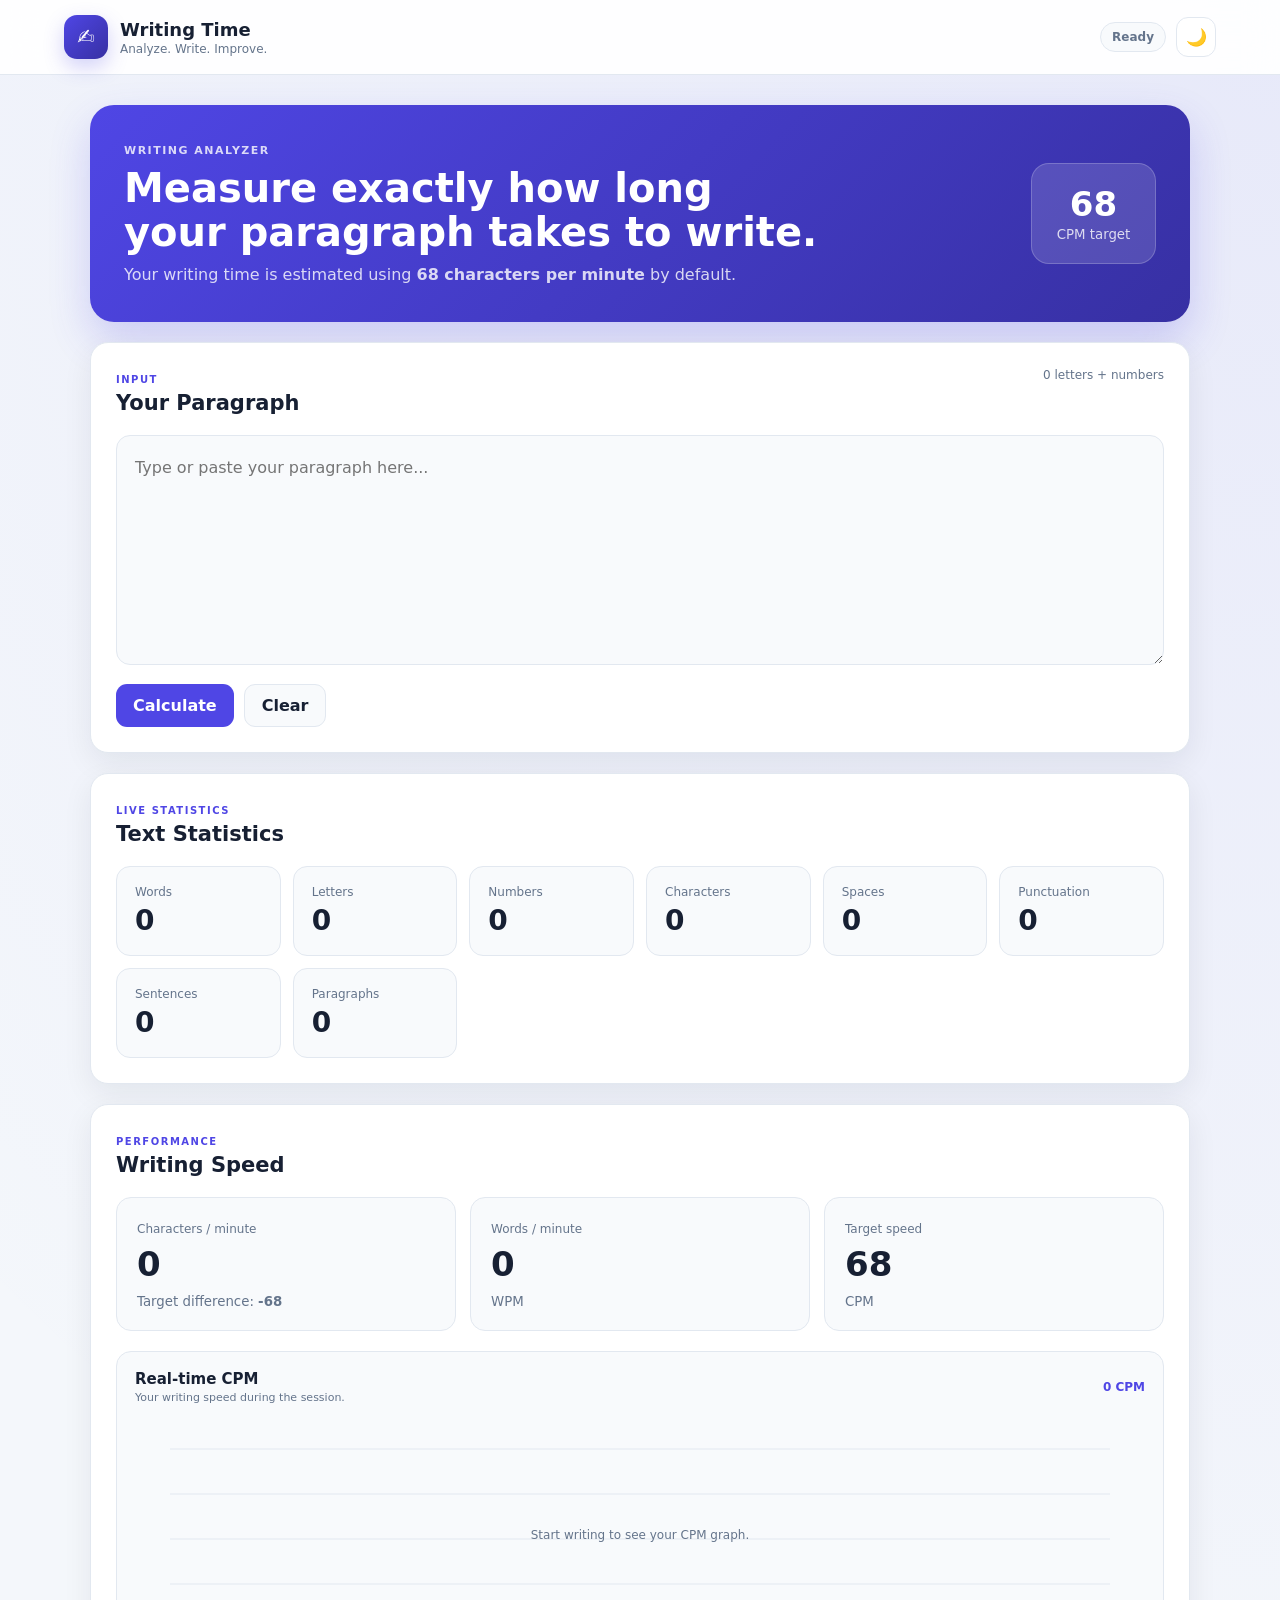
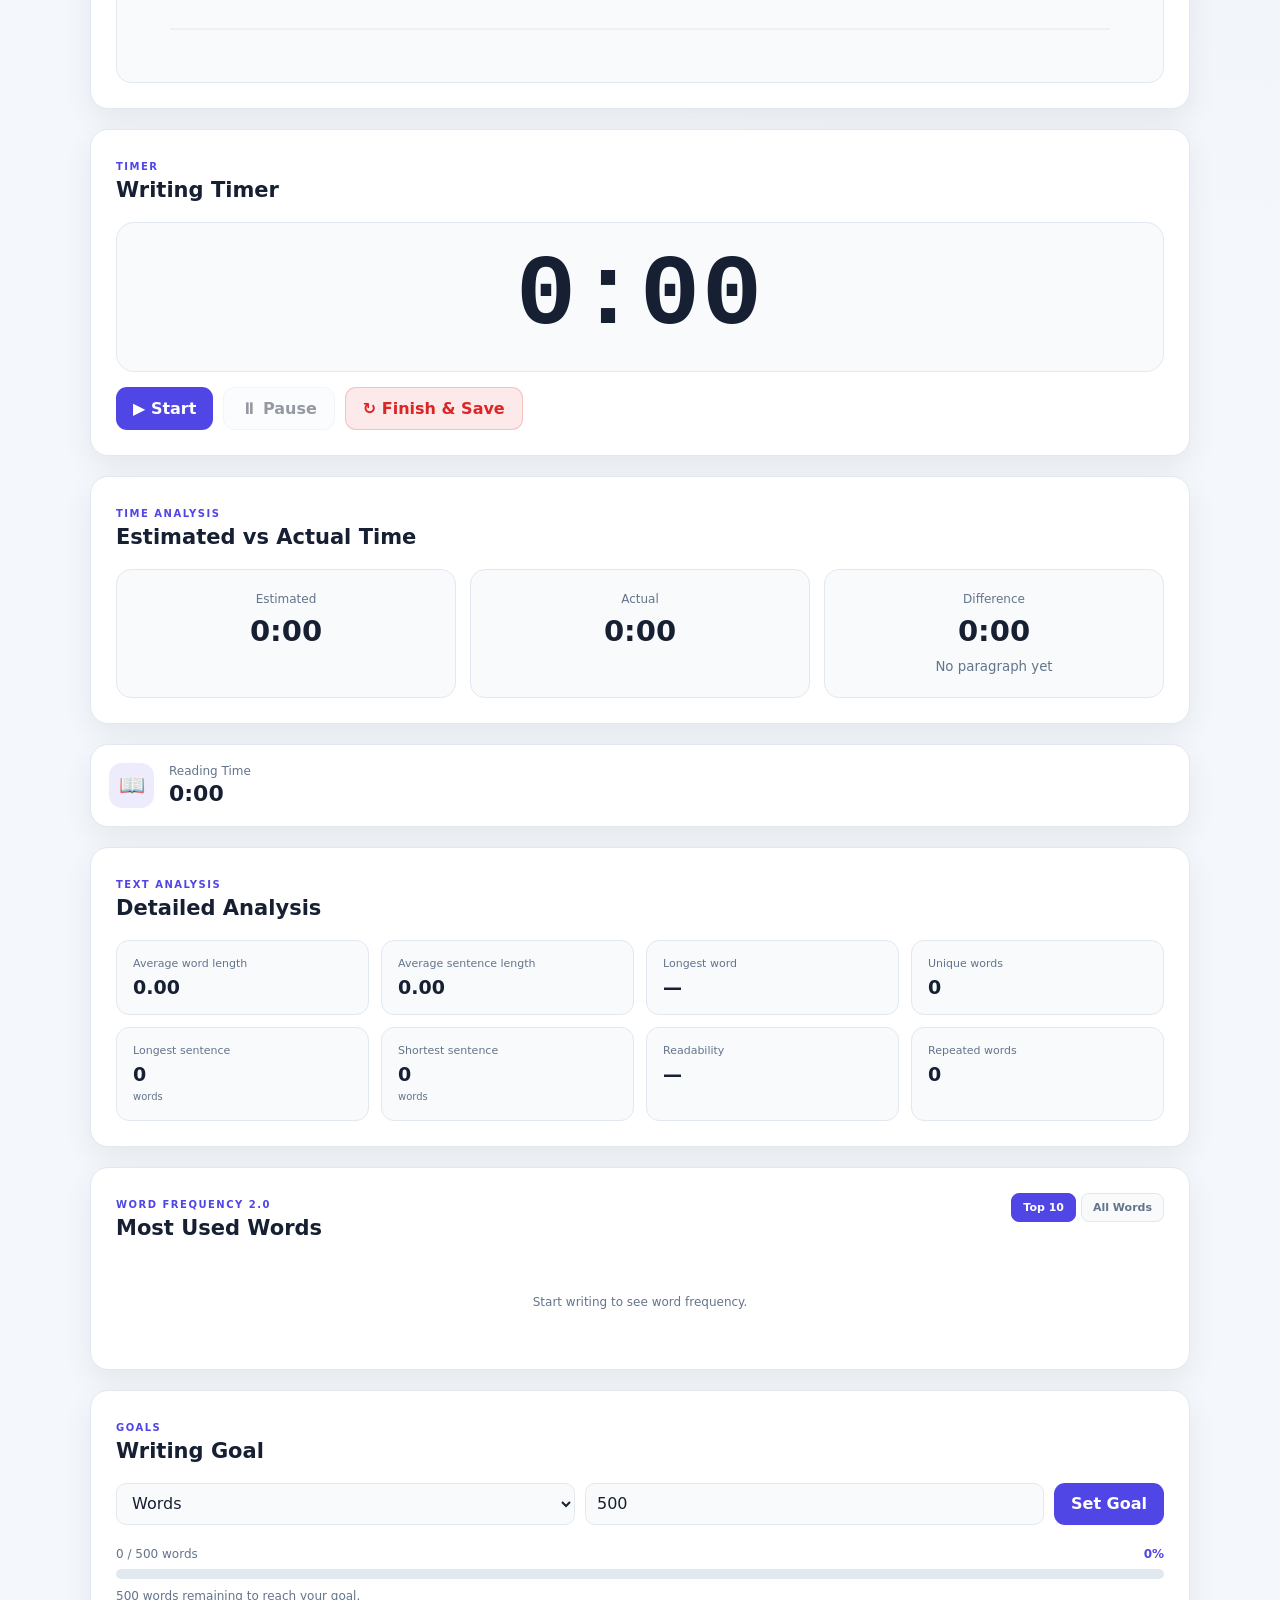
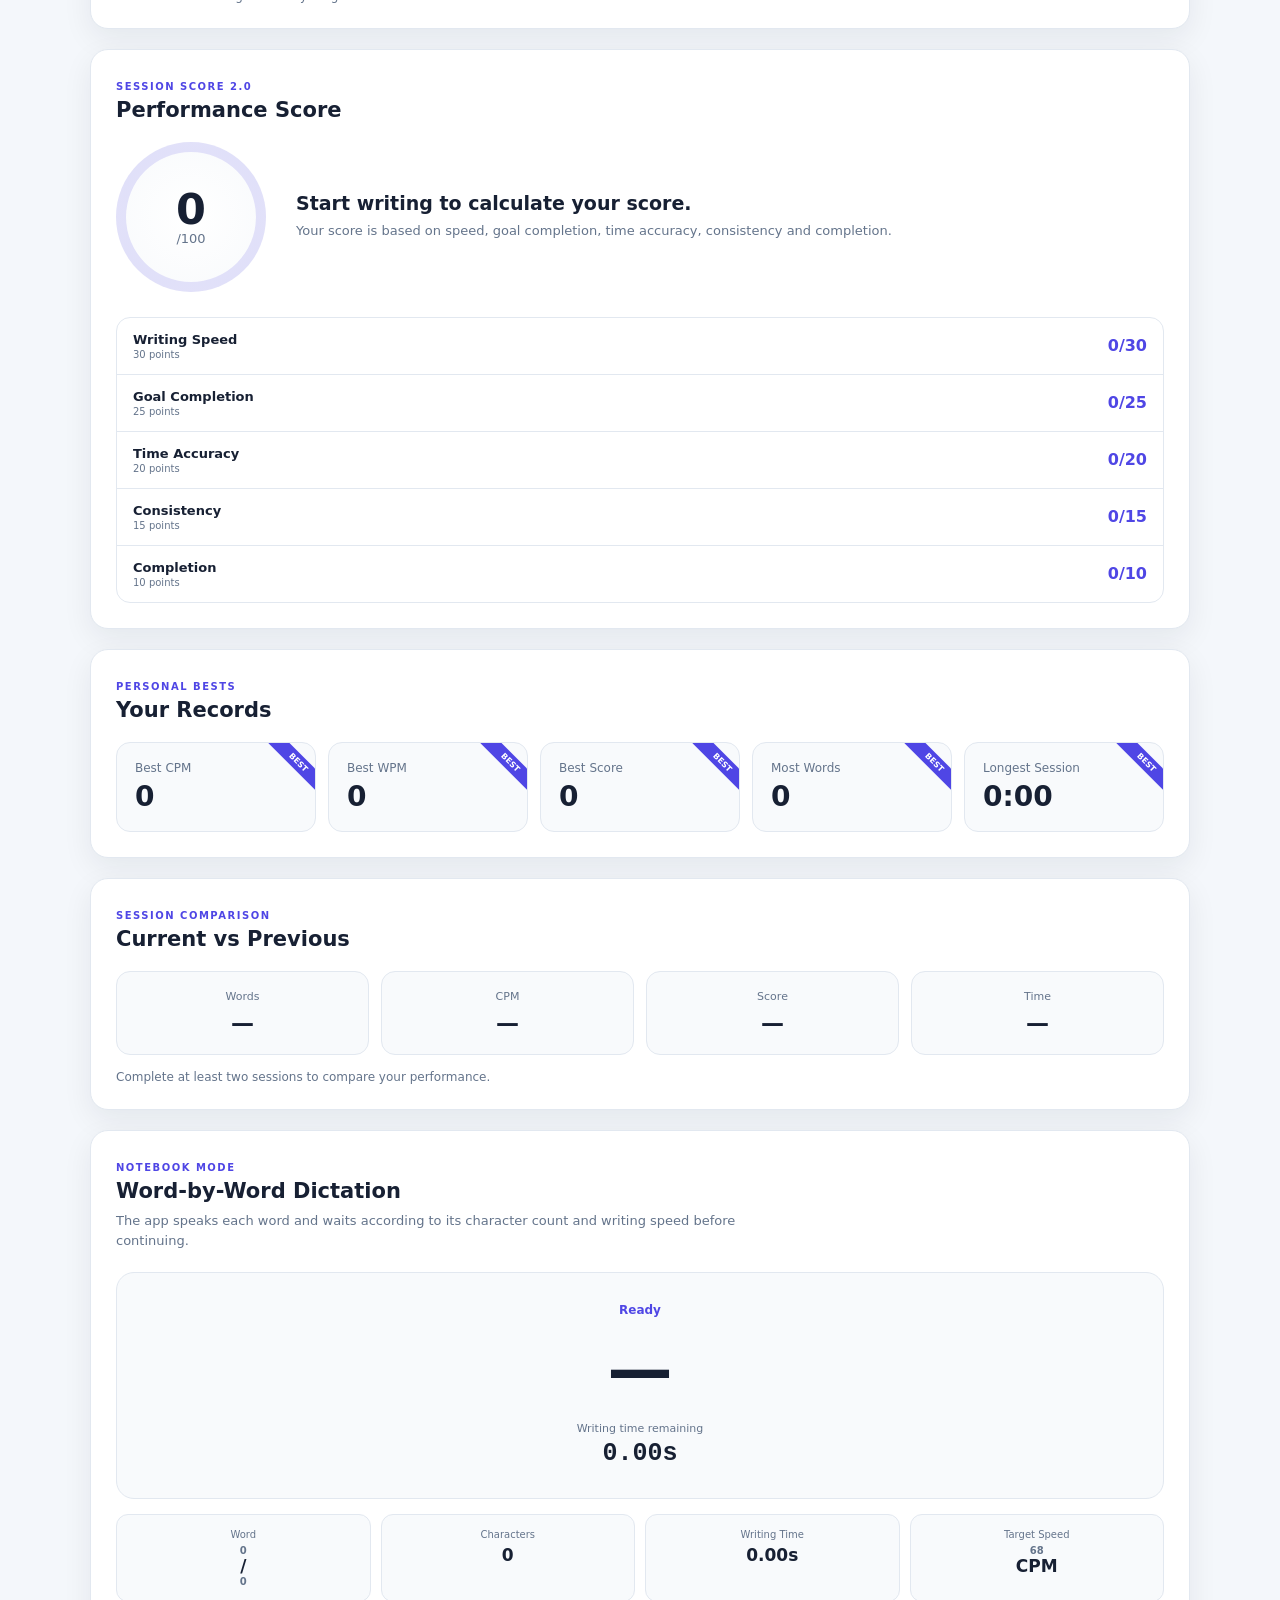
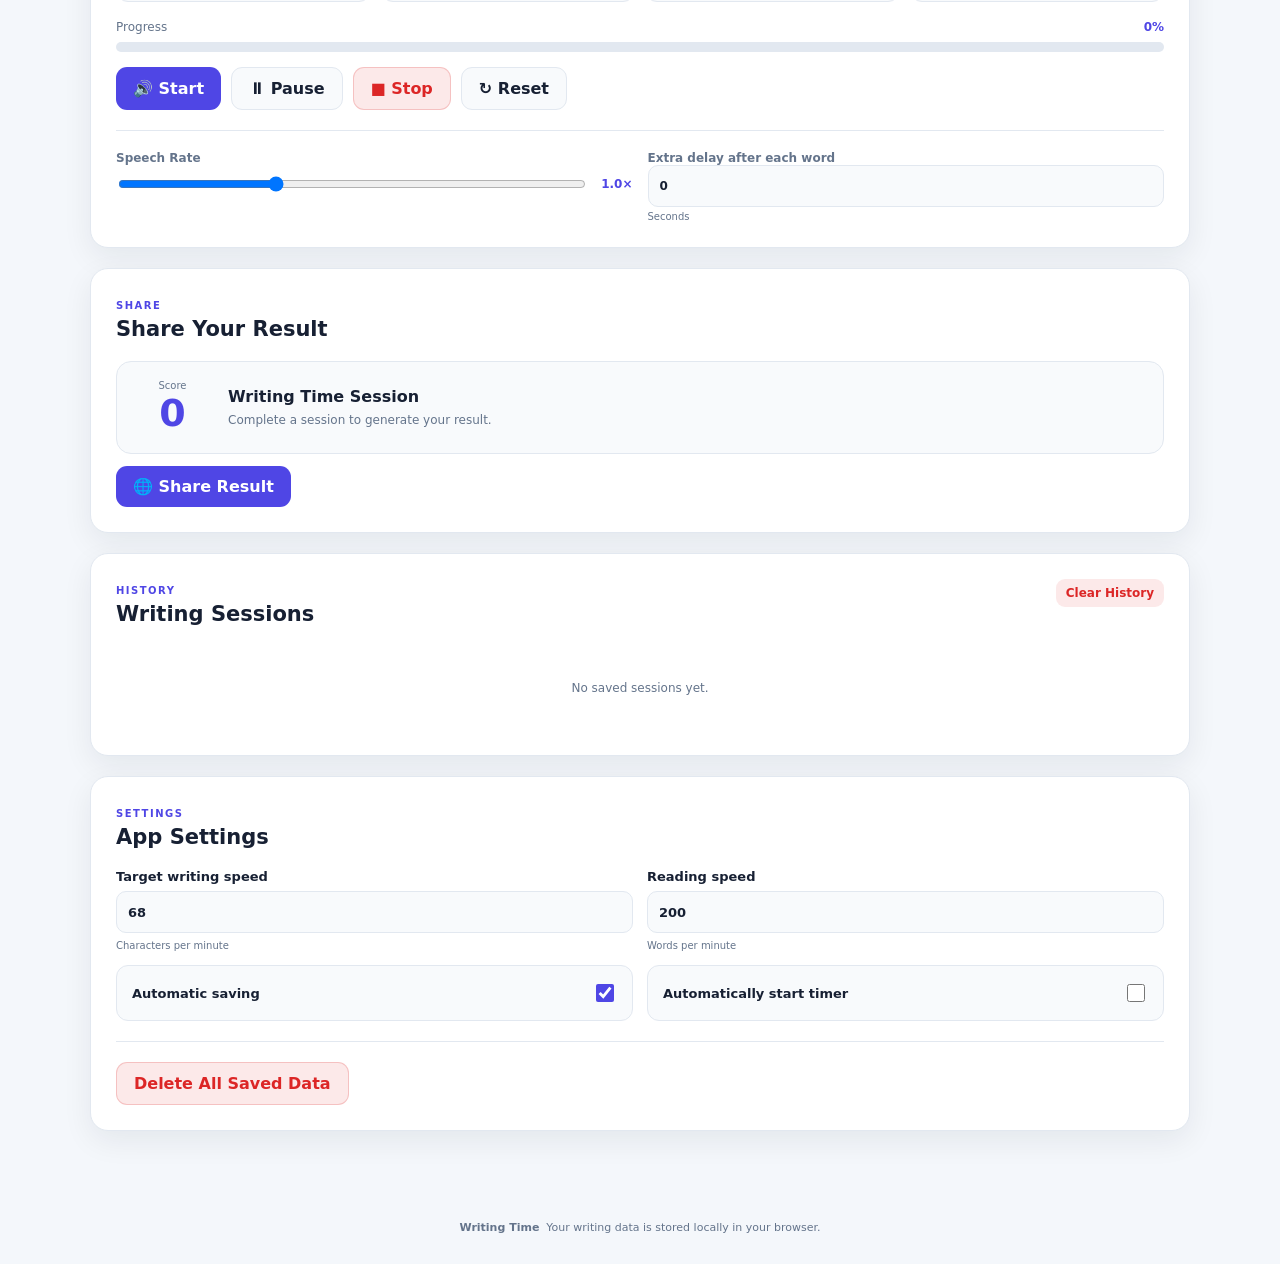
<file: index.html>
<!DOCTYPE html>
<html lang="en">
<head>
    <meta charset="UTF-8">

    <meta
        name="viewport"
        content="width=device-width, initial-scale=1.0"
    >

    <meta
        name="description"
        content="Writing Time - Writing speed, text analysis, goals, dictation and performance tracking."
    >

    <title>Writing Time</title>

    <link rel="stylesheet" href="style.css">
</head>

<body>

    <!-- =====================================================
         HEADER
         ===================================================== -->

    <header class="topbar">

        <div class="brand">
            <div class="brand-icon">✍️</div>

            <div>
                <h1>Writing Time</h1>
                <p>Analyze. Write. Improve.</p>
            </div>
        </div>

        <div class="header-actions">

            <span
                id="liveStatus"
                class="status-badge"
            >
                Ready
            </span>

            <button
                id="themeToggle"
                class="icon-button"
                type="button"
                title="Toggle dark mode"
            >
                🌙
            </button>

        </div>

    </header>


    <main class="container">


        <!-- =================================================
             HERO / INTRO
             ================================================= -->

        <section class="hero-card">

            <div>

                <span class="eyebrow">
                    WRITING ANALYZER
                </span>

                <h2>
                    Measure exactly how long your paragraph
                    takes to write.
                </h2>

                <p>
                    Your writing time is estimated using
                    <strong>68 characters per minute</strong>
                    by default.
                </p>

            </div>

            <div class="hero-badge">
                <span id="targetSpeed">68</span>
                <small>CPM target</small>
            </div>

        </section>


        <!-- =================================================
             PARAGRAPH INPUT
             ================================================= -->

        <section class="card">

            <div class="section-heading">

                <div>
                    <span class="section-label">
                        INPUT
                    </span>

                    <h2>Your Paragraph</h2>
                </div>

                <span
                    id="charPreview"
                    class="small-info"
                >
                    0 letters + numbers
                </span>

            </div>


            <textarea
                id="paragraph"
                class="paragraph-input"
                placeholder="Type or paste your paragraph here..."
                spellcheck="true"
            ></textarea>


            <div class="input-actions">

                <button
                    id="calculateBtn"
                    class="primary-button"
                    type="button"
                >
                    Calculate
                </button>

                <button
                    id="clearBtn"
                    class="secondary-button"
                    type="button"
                >
                    Clear
                </button>

            </div>

        </section>


        <!-- =================================================
             LIVE STATISTICS
             ================================================= -->

        <section class="card">

            <div class="section-heading">

                <div>
                    <span class="section-label">
                        LIVE STATISTICS
                    </span>

                    <h2>Text Statistics</h2>
                </div>

            </div>


            <div class="statistics-grid">

                <div class="stat-card">
                    <span>Words</span>
                    <strong id="words">0</strong>
                </div>

                <div class="stat-card">
                    <span>Letters</span>
                    <strong id="letters">0</strong>
                </div>

                <div class="stat-card">
                    <span>Numbers</span>
                    <strong id="numbers">0</strong>
                </div>

                <div class="stat-card">
                    <span>Characters</span>
                    <strong id="characters">0</strong>
                </div>

                <div class="stat-card">
                    <span>Spaces</span>
                    <strong id="spaces">0</strong>
                </div>

                <div class="stat-card">
                    <span>Punctuation</span>
                    <strong id="punctuation">0</strong>
                </div>

                <div class="stat-card">
                    <span>Sentences</span>
                    <strong id="sentences">0</strong>
                </div>

                <div class="stat-card">
                    <span>Paragraphs</span>
                    <strong id="paragraphs">0</strong>
                </div>

            </div>

        </section>


        <!-- =================================================
             WRITING SPEED
             ================================================= -->

        <section class="card">

            <div class="section-heading">

                <div>
                    <span class="section-label">
                        PERFORMANCE
                    </span>

                    <h2>Writing Speed</h2>
                </div>

            </div>


            <div class="speed-grid">

                <div class="metric-card">
                    <span>Characters / minute</span>
                    <strong id="cpm">0</strong>
                    <small>
                        Target difference:
                        <b id="speedDifference">0</b>
                    </small>
                </div>

                <div class="metric-card">
                    <span>Words / minute</span>
                    <strong id="wpm">0</strong>
                    <small>WPM</small>
                </div>

                <div class="metric-card">
                    <span>Target speed</span>
                    <strong id="targetSpeedCard">68</strong>
                    <small>CPM</small>
                </div>

            </div>


            <!-- REAL-TIME CPM GRAPH -->

            <div class="chart-wrapper">

                <div class="chart-header">

                    <div>
                        <h3>Real-time CPM</h3>
                        <p>
                            Your writing speed during the session.
                        </p>
                    </div>

                    <span id="chartCurrentSpeed">
                        0 CPM
                    </span>

                </div>

                <canvas
                    id="performanceCanvas"
                ></canvas>

            </div>

        </section>


        <!-- =================================================
             TIMER
             ================================================= -->

        <section class="card">

            <div class="section-heading">

                <div>
                    <span class="section-label">
                        TIMER
                    </span>

                    <h2>Writing Timer</h2>
                </div>

            </div>


            <div class="timer-display">
                <span id="stopwatch">
                    0:00
                </span>
            </div>


            <div class="timer-actions">

                <button
                    id="startTimer"
                    class="primary-button"
                    type="button"
                >
                    ▶ Start
                </button>

                <button
                    id="pauseTimer"
                    class="secondary-button"
                    type="button"
                    disabled
                >
                    ⏸ Pause
                </button>

                <button
                    id="resetTimer"
                    class="danger-button"
                    type="button"
                >
                    ↻ Finish & Save
                </button>

            </div>

        </section>


        <!-- =================================================
             ESTIMATED VS ACTUAL
             ================================================= -->

        <section class="card">

            <div class="section-heading">

                <div>
                    <span class="section-label">
                        TIME ANALYSIS
                    </span>

                    <h2>Estimated vs Actual Time</h2>
                </div>

            </div>


            <div class="time-grid">

                <div class="time-box">
                    <span>Estimated</span>
                    <strong id="estimatedTime">
                        0:00
                    </strong>
                </div>

                <div class="time-box">
                    <span>Actual</span>
                    <strong id="actualTime">
                        0:00
                    </strong>
                </div>

                <div class="time-box">
                    <span>Difference</span>
                    <strong id="timeDifference">
                        0:00
                    </strong>

                    <small id="differenceLabel">
                        No paragraph yet
                    </small>
                </div>

            </div>

        </section>


        <!-- =================================================
             READING TIME
             ================================================= -->

        <section class="card compact-card">

            <div class="mini-feature">

                <div class="mini-icon">📖</div>

                <div>
                    <span>Reading Time</span>
                    <strong id="readingTime">
                        0:00
                    </strong>
                </div>

            </div>

        </section>


        <!-- =================================================
             TEXT ANALYSIS
             ================================================= -->

        <section class="card">

            <div class="section-heading">

                <div>
                    <span class="section-label">
                        TEXT ANALYSIS
                    </span>

                    <h2>Detailed Analysis</h2>
                </div>

            </div>


            <div class="analysis-grid">

                <div class="analysis-item">
                    <span>Average word length</span>
                    <strong id="averageWordLength">
                        0
                    </strong>
                </div>

                <div class="analysis-item">
                    <span>Average sentence length</span>
                    <strong id="averageSentenceLength">
                        0
                    </strong>
                </div>

                <div class="analysis-item">
                    <span>Longest word</span>
                    <strong id="longestWord">
                        —
                    </strong>
                </div>

                <div class="analysis-item">
                    <span>Unique words</span>
                    <strong id="uniqueWords">
                        0
                    </strong>
                </div>

                <div class="analysis-item">
                    <span>Longest sentence</span>
                    <strong id="longestSentence">
                        0
                    </strong>
                    <small>words</small>
                </div>

                <div class="analysis-item">
                    <span>Shortest sentence</span>
                    <strong id="shortestSentence">
                        0
                    </strong>
                    <small>words</small>
                </div>

                <div class="analysis-item">
                    <span>Readability</span>
                    <strong id="readability">
                        —
                    </strong>
                </div>

                <div class="analysis-item">
                    <span>Repeated words</span>
                    <strong id="repeatedWords">
                        0
                    </strong>
                </div>

            </div>

        </section>


        <!-- =================================================
             WORD FREQUENCY 2.0
             ================================================= -->

        <section class="card">

            <div class="section-heading">

                <div>
                    <span class="section-label">
                        WORD FREQUENCY 2.0
                    </span>

                    <h2>Most Used Words</h2>
                </div>

                <div class="frequency-controls">

                    <button
                        id="topWordsBtn"
                        class="tab-button active"
                        type="button"
                    >
                        Top 10
                    </button>

                    <button
                        id="allWordsBtn"
                        class="tab-button"
                        type="button"
                    >
                        All Words
                    </button>

                </div>

            </div>


            <div
                id="wordFrequency"
                class="frequency-table-wrapper"
            >
                <div class="empty-state">
                    Start writing to see word frequency.
                </div>
            </div>

        </section>


        <!-- =================================================
             GOALS
             ================================================= -->

        <section class="card">

            <div class="section-heading">

                <div>
                    <span class="section-label">
                        GOALS
                    </span>

                    <h2>Writing Goal</h2>
                </div>

            </div>


            <div class="goal-controls">

                <select
                    id="goalType"
                    class="input-control"
                >
                    <option value="words">
                        Words
                    </option>

                    <option value="letters">
                        Letters
                    </option>

                    <option value="characters">
                        Characters
                    </option>
                </select>


                <input
                    id="goalTarget"
                    class="input-control"
                    type="number"
                    min="1"
                    value="500"
                    placeholder="Target"
                >


                <button
                    id="setGoalBtn"
                    class="primary-button"
                    type="button"
                >
                    Set Goal
                </button>

            </div>


            <div class="goal-progress">

                <div class="goal-progress-top">

                    <span id="goalProgressText">
                        0 / 500 words
                    </span>

                    <strong id="goalPercentage">
                        0%
                    </strong>

                </div>


                <div class="progress-track">

                    <div
                        id="goalProgressBar"
                        class="progress-fill"
                    ></div>

                </div>


                <p id="goalStatus">
                    500 words remaining to reach your goal.
                </p>

            </div>

        </section>


        <!-- =================================================
             SESSION SCORE 2.0
             ================================================= -->

        <section class="card score-card">

            <div class="section-heading">

                <div>
                    <span class="section-label">
                        SESSION SCORE 2.0
                    </span>

                    <h2>Performance Score</h2>
                </div>

            </div>


            <div class="score-main">

                <div class="score-circle">

                    <strong id="sessionScore">
                        0
                    </strong>

                    <span>/100</span>

                </div>


                <div class="score-message">
                    <strong id="scoreMessage">
                        Start writing to calculate your score.
                    </strong>

                    <p>
                        Your score is based on speed,
                        goal completion, time accuracy,
                        consistency and completion.
                    </p>
                </div>

            </div>


            <div class="score-breakdown">

                <div class="score-row">

                    <span>
                        Writing Speed
                        <small>30 points</small>
                    </span>

                    <strong id="speedScore">
                        0/30
                    </strong>

                </div>


                <div class="score-row">

                    <span>
                        Goal Completion
                        <small>25 points</small>
                    </span>

                    <strong id="goalScore">
                        0/25
                    </strong>

                </div>


                <div class="score-row">

                    <span>
                        Time Accuracy
                        <small>20 points</small>
                    </span>

                    <strong id="accuracyScore">
                        0/20
                    </strong>

                </div>


                <div class="score-row">

                    <span>
                        Consistency
                        <small>15 points</small>
                    </span>

                    <strong id="consistencyScore">
                        0/15
                    </strong>

                </div>


                <div class="score-row">

                    <span>
                        Completion
                        <small>10 points</small>
                    </span>

                    <strong id="completionScore">
                        0/10
                    </strong>

                </div>

            </div>

        </section>


        <!-- =================================================
             PERSONAL BESTS
             ================================================= -->

        <section class="card">

            <div class="section-heading">

                <div>
                    <span class="section-label">
                        PERSONAL BESTS
                    </span>

                    <h2>Your Records</h2>
                </div>

            </div>


            <div class="statistics-grid">

                <div class="stat-card best-card">
                    <span>Best CPM</span>
                    <strong id="bestCPM">0</strong>
                </div>

                <div class="stat-card best-card">
                    <span>Best WPM</span>
                    <strong id="bestWPM">0</strong>
                </div>

                <div class="stat-card best-card">
                    <span>Best Score</span>
                    <strong id="bestScore">0</strong>
                </div>

                <div class="stat-card best-card">
                    <span>Most Words</span>
                    <strong id="mostWords">0</strong>
                </div>

                <div class="stat-card best-card">
                    <span>Longest Session</span>
                    <strong id="longestSession">0:00</strong>
                </div>

            </div>

        </section>


        <!-- =================================================
             SESSION COMPARISON
             ================================================= -->

        <section class="card">

            <div class="section-heading">

                <div>
                    <span class="section-label">
                        SESSION COMPARISON
                    </span>

                    <h2>Current vs Previous</h2>
                </div>

            </div>


            <div class="comparison-grid">

                <div class="comparison-item">

                    <span>Words</span>

                    <strong id="comparisonWords">
                        —
                    </strong>

                </div>


                <div class="comparison-item">

                    <span>CPM</span>

                    <strong id="comparisonCPM">
                        —
                    </strong>

                </div>


                <div class="comparison-item">

                    <span>Score</span>

                    <strong id="comparisonScore">
                        —
                    </strong>

                </div>


                <div class="comparison-item">

                    <span>Time</span>

                    <strong id="comparisonTime">
                        —
                    </strong>

                </div>

            </div>


            <p
                id="comparisonMessage"
                class="comparison-message"
            >
                Complete a session to compare your performance.
            </p>

        </section>


        <!-- =================================================
             NOTEBOOK DICTATION
             ================================================= -->

        <section class="card dictation-card">

            <div class="section-heading">

                <div>
                    <span class="section-label">
                        NOTEBOOK MODE
                    </span>

                    <h2>Word-by-Word Dictation</h2>

                    <p class="section-description">
                        The app speaks each word and waits
                        according to its character count and
                        writing speed before continuing.
                    </p>

                </div>

            </div>


            <div class="dictation-display">

                <div class="dictation-status">
                    <span id="dictationStatus">
                        Ready
                    </span>
                </div>


                <div
                    id="dictationCurrentWord"
                    class="dictation-word"
                >
                    —
                </div>


                <div class="dictation-countdown">

                    <span>Writing time remaining</span>

                    <strong id="dictationCountdown">
                        0.00s
                    </strong>

                </div>

            </div>


            <div class="dictation-info-grid">

                <div>
                    <span>Word</span>
                    <strong>
                        <span id="dictationWordNumber">
                            0
                        </span>
                        /
                        <span id="dictationTotalWords">
                            0
                        </span>
                    </strong>
                </div>

                <div>
                    <span>Characters</span>
                    <strong id="dictationCharacterCount">
                        0
                    </strong>
                </div>

                <div>
                    <span>Writing Time</span>
                    <strong id="dictationWritingTime">
                        0.00s
                    </strong>
                </div>

                <div>
                    <span>Target Speed</span>
                    <strong>
                        <span id="dictationSpeed">
                            68
                        </span>
                        CPM
                    </strong>
                </div>

            </div>


            <div class="dictation-progress">

                <div class="goal-progress-top">

                    <span>Progress</span>

                    <strong id="dictationProgressText">
                        0%
                    </strong>

                </div>

                <div class="progress-track">

                    <div
                        id="dictationProgressBar"
                        class="progress-fill"
                    ></div>

                </div>

            </div>


            <div class="dictation-actions">

                <button
                    id="startDictation"
                    class="primary-button"
                    type="button"
                >
                    🔊 Start
                </button>

                <button
                    id="pauseDictation"
                    class="secondary-button"
                    type="button"
                >
                    ⏸ Pause
                </button>

                <button
                    id="stopDictation"
                    class="danger-button"
                    type="button"
                >
                    ■ Stop
                </button>

                <button
                    id="resetDictation"
                    class="secondary-button"
                    type="button"
                >
                    ↻ Reset
                </button>

            </div>


            <div class="dictation-settings">

                <label>
                    Speech Rate

                    <div class="range-row">

                        <input
                            id="dictationSpeechRate"
                            type="range"
                            min="0.5"
                            max="2"
                            step="0.1"
                            value="1"
                        >

                        <span
                            id="dictationSpeechRateValue"
                        >
                            1.0×
                        </span>

                    </div>

                </label>


                <label>

                    Extra delay after each word

                    <input
                        id="dictationExtraDelay"
                        class="input-control"
                        type="number"
                        min="0"
                        step="0.1"
                        value="0"
                    >

                    <small>
                        Seconds
                    </small>

                </label>

            </div>

        </section>


        <!-- =================================================
             SHARE RESULTS
             ================================================= -->

        <section class="card share-card">

            <div class="section-heading">

                <div>
                    <span class="section-label">
                        SHARE
                    </span>

                    <h2>Share Your Result</h2>
                </div>

            </div>


            <div class="share-preview">

                <div class="share-score">
                    <span>Score</span>

                    <strong id="shareScore">
                        0
                    </strong>
                </div>


                <div>

                    <strong id="shareTitle">
                        Writing Time Session
                    </strong>

                    <p id="shareSummary">
                        Complete a session to generate your result.
                    </p>

                </div>

            </div>


            <button
                id="shareBtn"
                class="primary-button share-button"
                type="button"
            >
                🌐 Share Result
            </button>

        </section>


        <!-- =================================================
             HISTORY
             ================================================= -->

        <section class="card">

            <div class="section-heading">

                <div>
                    <span class="section-label">
                        HISTORY
                    </span>

                    <h2>Writing Sessions</h2>
                </div>

                <button
                    id="clearHistoryBtn"
                    class="small-danger-button"
                    type="button"
                >
                    Clear History
                </button>

            </div>


            <div
                id="historyList"
                class="history-list"
            ></div>


            <div
                id="historyEmpty"
                class="empty-state"
            >
                No saved sessions yet.
            </div>

        </section>


        <!-- =================================================
             SETTINGS
             ================================================= -->

        <section class="card">

            <div class="section-heading">

                <div>
                    <span class="section-label">
                        SETTINGS
                    </span>

                    <h2>App Settings</h2>
                </div>

            </div>


            <div class="settings-grid">

                <label class="setting-item">

                    <span>
                        Target writing speed
                    </span>

                    <input
                        id="speedInput"
                        class="input-control"
                        type="number"
                        min="1"
                        value="68"
                    >

                    <small>
                        Characters per minute
                    </small>

                </label>


                <label class="setting-item">

                    <span>
                        Reading speed
                    </span>

                    <input
                        id="readingSpeedInput"
                        class="input-control"
                        type="number"
                        min="1"
                        value="200"
                    >

                    <small>
                        Words per minute
                    </small>

                </label>


                <label class="toggle-item">

                    <span>
                        Automatic saving
                    </span>

                    <input
                        id="autoSaveToggle"
                        type="checkbox"
                        checked
                    >

                </label>


                <label class="toggle-item">

                    <span>
                        Automatically start timer
                    </span>

                    <input
                        id="autoTimerToggle"
                        type="checkbox"
                    >

                </label>

            </div>


            <div class="settings-danger">

                <button
                    id="clearSavedDataBtn"
                    class="danger-button"
                    type="button"
                >
                    Delete All Saved Data
                </button>

            </div>

        </section>

    </main>


    <!-- =====================================================
         FOOTER
         ===================================================== -->

    <footer class="footer">

        <strong>Writing Time</strong>

        <span>
            Your writing data is stored locally in your browser.
        </span>

    </footer>


    <script src="script.js"></script>

</body>
</html>
</file>
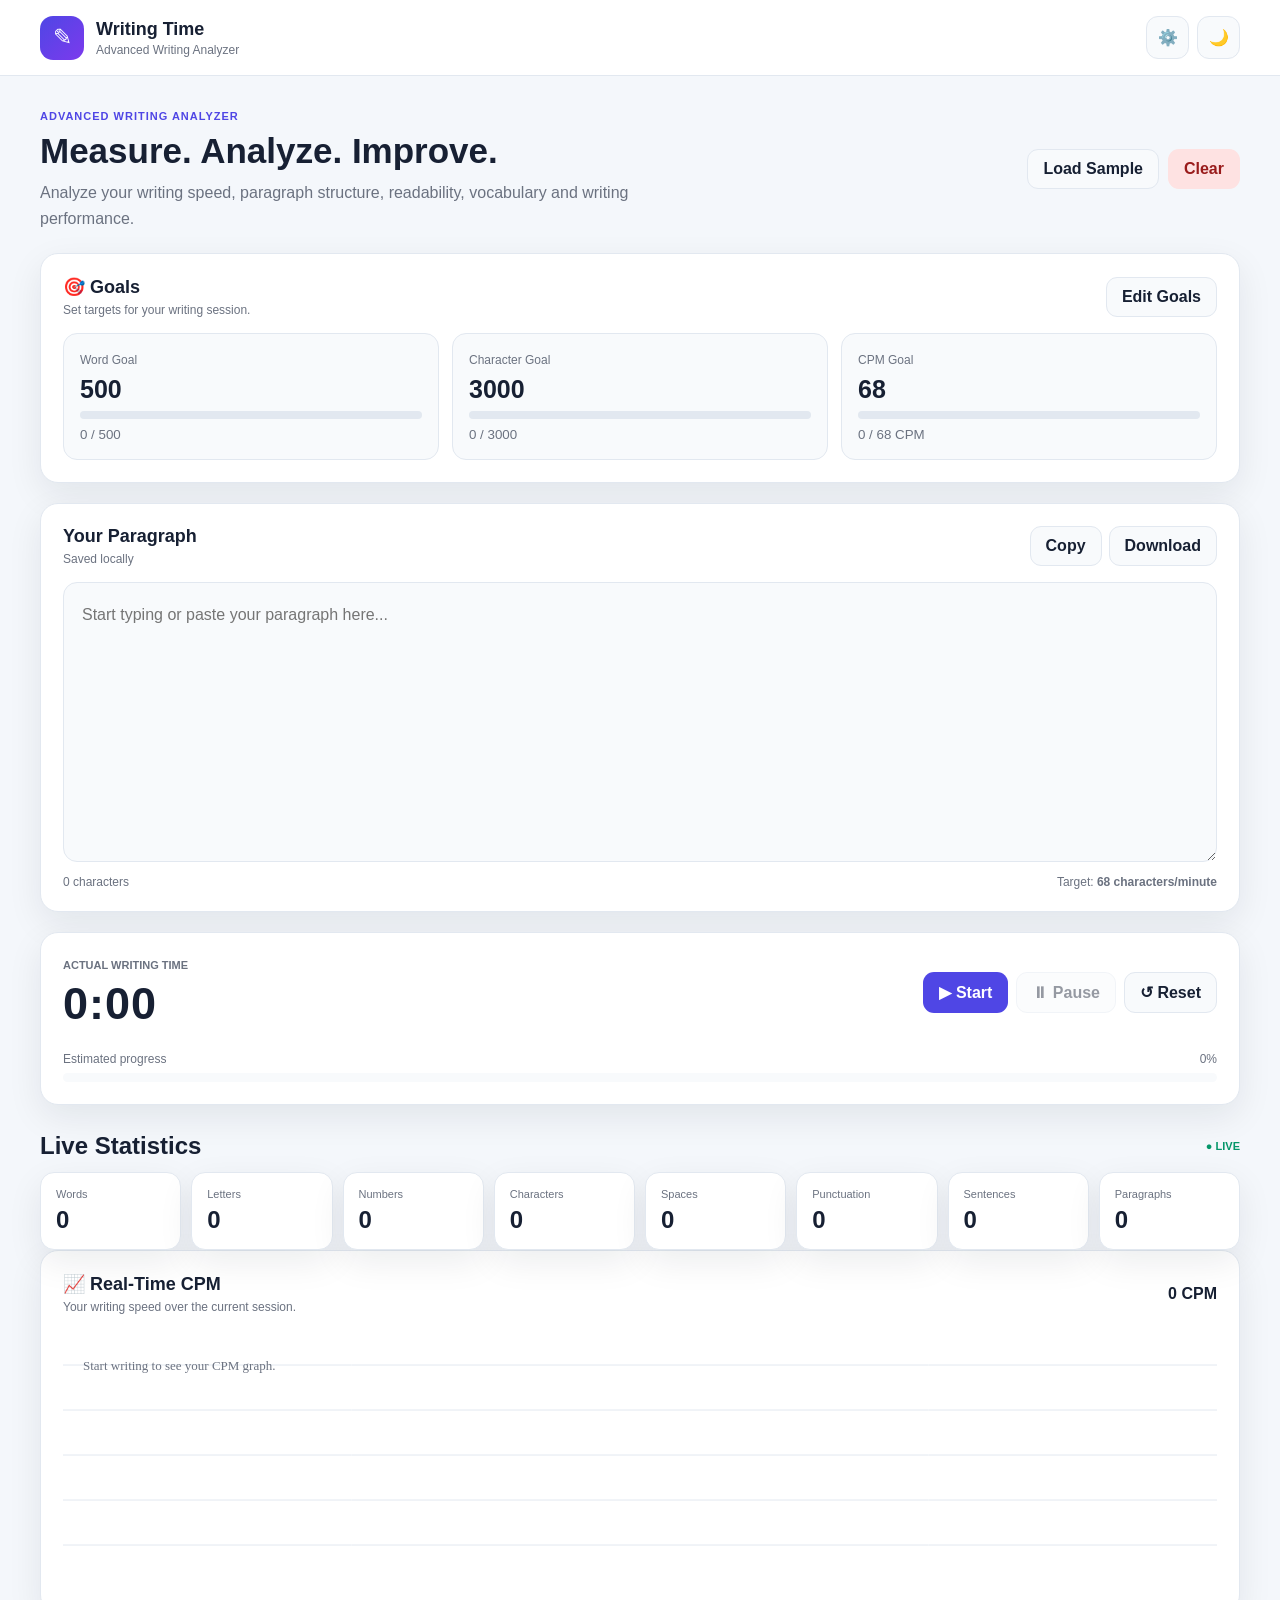
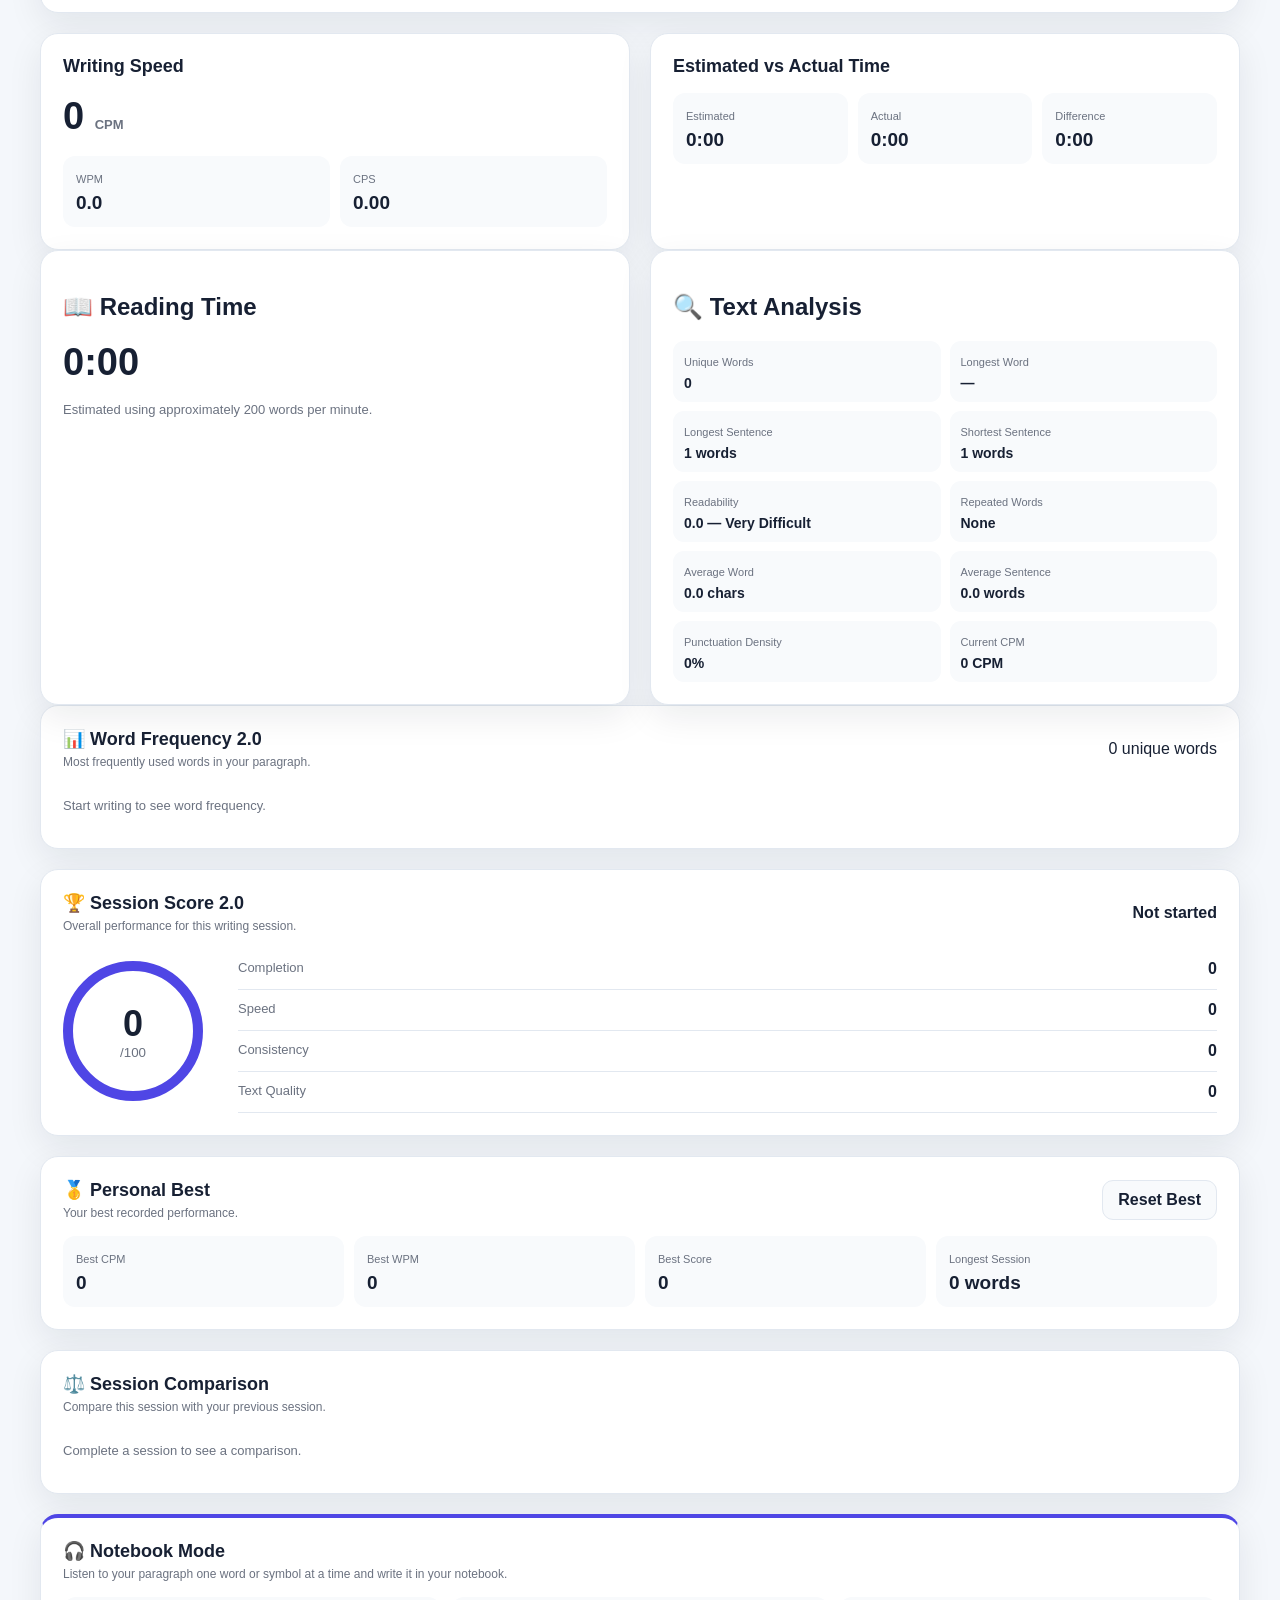
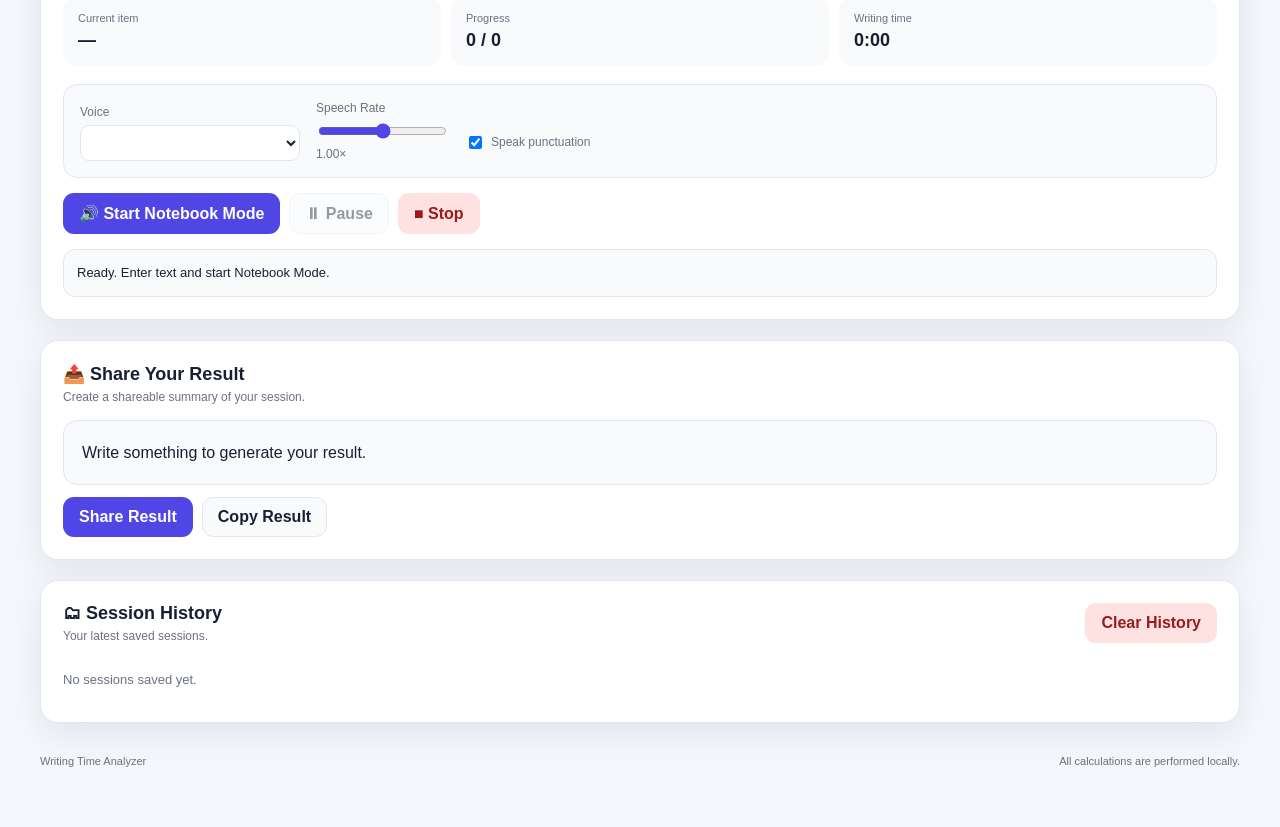
<file: Main/index.html>
<!DOCTYPE html>
<html lang="en">
<head>
  <meta charset="UTF-8">
  <meta name="viewport" content="width=device-width, initial-scale=1.0">

  <title>Writing Time Analyzer</title>

  <link rel="stylesheet" href="style.css">
</head>

<body>

<header class="topbar">

  <div class="brand">
    <div class="logo">✎</div>

    <div>
      <h1>Writing Time</h1>
      <p>Advanced Writing Analyzer</p>
    </div>
  </div>

  <div class="top-actions">
    <button id="settingsBtn" class="icon-button">⚙️</button>
    <button id="themeBtn" class="icon-button">🌙</button>
  </div>

</header>


<main class="container">

  <!-- HERO -->

  <section class="hero">

    <div>
      <span class="badge">ADVANCED WRITING ANALYZER</span>

      <h2>Measure. Analyze. Improve.</h2>

      <p>
        Analyze your writing speed, paragraph structure,
        readability, vocabulary and writing performance.
      </p>
    </div>

    <div class="hero-buttons">
      <button id="sampleBtn" class="secondary-btn">
        Load Sample
      </button>

      <button id="clearBtn" class="danger-btn">
        Clear
      </button>
    </div>

  </section>


  <!-- GOALS -->

  <section class="card goals-card">

    <div class="section-header">

      <div>
        <h2>🎯 Goals</h2>
        <p>Set targets for your writing session.</p>
      </div>

      <button id="editGoalsBtn" class="small-btn">
        Edit Goals
      </button>

    </div>

    <div class="goals-grid">

      <div class="goal-box">
        <span>Word Goal</span>
        <strong id="goalWords">500</strong>
        <div class="goal-progress">
          <div id="goalWordsBar"></div>
        </div>
        <small id="goalWordsText">0 / 500</small>
      </div>

      <div class="goal-box">
        <span>Character Goal</span>
        <strong id="goalChars">3000</strong>
        <div class="goal-progress">
          <div id="goalCharsBar"></div>
        </div>
        <small id="goalCharsText">0 / 3000</small>
      </div>

      <div class="goal-box">
        <span>CPM Goal</span>
        <strong id="goalCpm">68</strong>
        <div class="goal-progress">
          <div id="goalCpmBar"></div>
        </div>
        <small id="goalCpmText">0 / 68 CPM</small>
      </div>

    </div>

  </section>


  <!-- EDITOR -->

  <section class="card editor-card">

    <div class="section-header">

      <div>
        <h2>Your Paragraph</h2>
        <p id="saveStatus">Saved locally</p>
      </div>

      <div class="button-row">

        <button id="copyBtn" class="small-btn">
          Copy
        </button>

        <button id="downloadBtn" class="small-btn">
          Download
        </button>

      </div>

    </div>

    <textarea
      id="textInput"
      spellcheck="true"
      placeholder="Start typing or paste your paragraph here..."
    ></textarea>

    <div class="editor-footer">

      <span id="characterHint">
        0 characters
      </span>

      <span>
        Target: <b>68 characters/minute</b>
      </span>

    </div>

  </section>


  <!-- TIMER -->

  <section class="card timer-card">

    <div class="timer-top">

      <div>
        <span class="eyebrow">ACTUAL WRITING TIME</span>

        <div id="timerDisplay" class="timer">
          0:00
        </div>
      </div>

      <div class="timer-buttons">

        <button id="startBtn" class="primary-btn">
          ▶ Start
        </button>

        <button id="pauseBtn" class="secondary-btn" disabled>
          ⏸ Pause
        </button>

        <button id="resetBtn" class="secondary-btn">
          ↺ Reset
        </button>

      </div>

    </div>

    <div class="progress-label">
      <span>Estimated progress</span>
      <span id="progressText">0%</span>
    </div>

    <div class="progress">
      <div id="progressBar"></div>
    </div>

  </section>


  <!-- LIVE STATISTICS -->

  <section>

    <div class="section-title">

      <h2>Live Statistics</h2>

      <span class="live">
        ● LIVE
      </span>

    </div>

    <div class="stats-grid">

      <div class="stat-card">
        <span>Words</span>
        <strong id="words">0</strong>
      </div>

      <div class="stat-card">
        <span>Letters</span>
        <strong id="letters">0</strong>
      </div>

      <div class="stat-card">
        <span>Numbers</span>
        <strong id="numbers">0</strong>
      </div>

      <div class="stat-card">
        <span>Characters</span>
        <strong id="characters">0</strong>
      </div>

      <div class="stat-card">
        <span>Spaces</span>
        <strong id="spaces">0</strong>
      </div>

      <div class="stat-card">
        <span>Punctuation</span>
        <strong id="punctuation">0</strong>
      </div>

      <div class="stat-card">
        <span>Sentences</span>
        <strong id="sentences">0</strong>
      </div>

      <div class="stat-card">
        <span>Paragraphs</span>
        <strong id="paragraphs">0</strong>
      </div>

    </div>

  </section>


  <!-- CPM GRAPH -->

  <section class="card graph-card">

    <div class="section-header">

      <div>
        <h2>📈 Real-Time CPM</h2>
        <p>Your writing speed over the current session.</p>
      </div>

      <strong id="currentCpm">0 CPM</strong>

    </div>

    <canvas id="cpmChart"></canvas>

  </section>


  <!-- SPEED / ESTIMATED -->

  <section class="two-column">

    <div class="card">

      <div class="section-header">
        <h2>Writing Speed</h2>
      </div>

      <div class="big-number">
        <span id="speed">0</span>
        <small>CPM</small>
      </div>

      <div class="mini-grid">

        <div>
          <span>WPM</span>
          <strong id="wpm">0</strong>
        </div>

        <div>
          <span>CPS</span>
          <strong id="cps">0</strong>
        </div>

      </div>

    </div>


    <div class="card">

      <div class="section-header">
        <h2>Estimated vs Actual Time</h2>
      </div>

      <div class="comparison-grid">

        <div>
          <span>Estimated</span>
          <strong id="estimatedTime">0:00</strong>
        </div>

        <div>
          <span>Actual</span>
          <strong id="actualTime">0:00</strong>
        </div>

        <div>
          <span>Difference</span>
          <strong id="timeDifference">0:00</strong>
        </div>

      </div>

    </div>

  </section>


  <!-- READING / TEXT ANALYSIS -->

  <section class="two-column">

    <div class="card">

      <h2>📖 Reading Time</h2>

      <div class="big-number">
        <span id="readingTime">0:00</span>
      </div>

      <p class="muted">
        Estimated using approximately 200 words per minute.
      </p>

    </div>


    <div class="card">

      <h2>🔍 Text Analysis</h2>

      <div id="analysisGrid" class="analysis-grid"></div>

    </div>

  </section>


  <!-- WORD FREQUENCY -->

  <section class="card">

    <div class="section-header">

      <div>
        <h2>📊 Word Frequency 2.0</h2>
        <p>Most frequently used words in your paragraph.</p>
      </div>

      <span id="uniqueWordsBadge">
        0 unique words
      </span>

    </div>

    <div id="frequencyList" class="frequency-list">

      <p class="empty">
        Start writing to see word frequency.
      </p>

    </div>

  </section>


  <!-- SESSION SCORE -->

  <section class="card">

    <div class="section-header">

      <div>
        <h2>🏆 Session Score 2.0</h2>
        <p>Overall performance for this writing session.</p>
      </div>

      <strong id="scoreGrade">
        Not started
      </strong>

    </div>

    <div class="score-layout">

      <div class="score-circle">
        <span id="score">0</span>
        <small>/100</small>
      </div>

      <div class="score-details">

        <div class="score-row">
          <span>Completion</span>
          <strong id="scoreCompletion">0</strong>
        </div>

        <div class="score-row">
          <span>Speed</span>
          <strong id="scoreSpeed">0</strong>
        </div>

        <div class="score-row">
          <span>Consistency</span>
          <strong id="scoreConsistency">0</strong>
        </div>

        <div class="score-row">
          <span>Text Quality</span>
          <strong id="scoreQuality">0</strong>
        </div>

      </div>

    </div>

  </section>


  <!-- PERSONAL BEST -->

  <section class="card">

    <div class="section-header">

      <div>
        <h2>🥇 Personal Best</h2>
        <p>Your best recorded performance.</p>
      </div>

      <button id="resetBestBtn" class="small-btn">
        Reset Best
      </button>

    </div>

    <div class="best-grid">

      <div>
        <span>Best CPM</span>
        <strong id="bestCpm">0</strong>
      </div>

      <div>
        <span>Best WPM</span>
        <strong id="bestWpm">0</strong>
      </div>

      <div>
        <span>Best Score</span>
        <strong id="bestScore">0</strong>
      </div>

      <div>
        <span>Longest Session</span>
        <strong id="bestWords">0 words</strong>
      </div>

    </div>

  </section>


  <!-- SESSION COMPARISON -->

  <section class="card">

    <div class="section-header">

      <div>
        <h2>⚖️ Session Comparison</h2>
        <p>Compare this session with your previous session.</p>
      </div>

    </div>

    <div id="sessionComparison" class="comparison-table">
      <p class="empty">
        Complete a session to see a comparison.
      </p>
    </div>

  </section>


  <!-- NOTEBOOK MODE -->

  <section class="card notebook-card">

    <div class="section-header">

      <div>
        <h2>🎧 Notebook Mode</h2>

        <p>
          Listen to your paragraph one word or symbol at a time
          and write it in your notebook.
        </p>

      </div>

    </div>


    <div class="notebook-info">

      <div>
        <span>Current item</span>
        <strong id="notebookCurrent">—</strong>
      </div>

      <div>
        <span>Progress</span>
        <strong id="notebookProgress">0 / 0</strong>
      </div>

      <div>
        <span>Writing time</span>
        <strong id="notebookWait">0:00</strong>
      </div>

    </div>


    <div class="notebook-controls">

      <label>
        Voice

        <select id="voiceSelect"></select>
      </label>


      <label>
        Speech Rate

        <input
          id="voiceRate"
          type="range"
          min="0.5"
          max="1.5"
          step="0.05"
          value="1"
        >

        <span id="voiceRateValue">1.00×</span>
      </label>


      <label class="checkbox-label">
        <input
          type="checkbox"
          id="speakPunctuation"
          checked
        >

        Speak punctuation
      </label>

    </div>


    <div class="notebook-buttons">

      <button
        id="speechStart"
        class="primary-btn"
      >
        🔊 Start Notebook Mode
      </button>

      <button
        id="speechPause"
        class="secondary-btn"
        disabled
      >
        ⏸ Pause
      </button>

      <button
        id="speechStop"
        class="danger-btn"
      >
        ■ Stop
      </button>

    </div>


    <div
      id="speechStatus"
      class="speech-status"
    >
      Ready. Enter text and start Notebook Mode.
    </div>

  </section>


  <!-- SHARE RESULT -->

  <section class="card share-card">

    <div class="section-header">

      <div>
        <h2>📤 Share Your Result</h2>
        <p>Create a shareable summary of your session.</p>
      </div>

    </div>

    <div
      id="sharePreview"
      class="share-preview"
    >
      Write something to generate your result.
    </div>

    <div class="share-buttons">

      <button
        id="shareBtn"
        class="primary-btn"
      >
        Share Result
      </button>

      <button
        id="copyResultBtn"
        class="secondary-btn"
      >
        Copy Result
      </button>

    </div>

  </section>


  <!-- HISTORY -->

  <section class="card">

    <div class="section-header">

      <div>
        <h2>🗂 Session History</h2>
        <p>Your latest saved sessions.</p>
      </div>

      <button
        id="clearHistoryBtn"
        class="danger-btn"
      >
        Clear History
      </button>

    </div>

    <div id="historyList" class="history-list">

      <p class="empty">
        No sessions saved yet.
      </p>

    </div>

  </section>


  <!-- SETTINGS -->

  <section
    id="settingsPanel"
    class="card settings-panel hidden"
  >

    <div class="section-header">

      <div>
        <h2>⚙️ Settings</h2>
        <p>Customize the analyzer.</p>
      </div>

    </div>


    <div class="settings-grid">

      <label>
        Target CPM

        <input
          id="settingCpm"
          type="number"
          min="1"
          value="68"
        >
      </label>


      <label>
        Reading WPM

        <input
          id="settingReading"
          type="number"
          min="1"
          value="200"
        >
      </label>


      <label>
        Word Goal

        <input
          id="settingWordGoal"
          type="number"
          min="1"
          value="500"
        >
      </label>


      <label>
        Character Goal

        <input
          id="settingCharGoal"
          type="number"
          min="1"
          value="3000"
        >
      </label>

    </div>


    <button
      id="saveSettingsBtn"
      class="primary-btn"
    >
      Save Settings
    </button>

  </section>


  <footer>

    <span>
      Writing Time Analyzer
    </span>

    <span>
      All calculations are performed locally.
    </span>

  </footer>

</main>


<!-- GOAL MODAL -->

<div
  id="goalModal"
  class="modal hidden"
>

  <div class="modal-box">

    <h2>🎯 Edit Goals</h2>

    <label>
      Word Goal
      <input id="modalWordGoal" type="number" min="1">
    </label>

    <label>
      Character Goal
      <input id="modalCharGoal" type="number" min="1">
    </label>

    <label>
      CPM Goal
      <input id="modalCpmGoal" type="number" min="1">
    </label>

    <div class="modal-buttons">

      <button
        id="closeGoalModal"
        class="secondary-btn"
      >
        Cancel
      </button>

      <button
        id="saveGoalModal"
        class="primary-btn"
      >
        Save
      </button>

    </div>

  </div>

</div>


<script src="script.js"></script>

</body>
</html>
</file>
<file: style.css>
/* =========================================================
   WRITING TIME — COMPLETE CSS
   ========================================================= */

   :root {

    --bg: #f4f7fb;
    --surface: #ffffff;
    --surface-2: #f8fafc;

    --text: #172033;
    --muted: #64748b;

    --border: #e2e8f0;

    --primary: #4f46e5;
    --primary-dark: #3730a3;

    --danger: #dc2626;

    --success: #16a34a;

    --shadow:
        0 10px 30px rgba(15, 23, 42, 0.07);

    --radius: 18px;

    --transition:
        0.2s ease;
}


/* =========================================================
   DARK MODE
   ========================================================= */

body.dark {

    --bg: #0b1020;
    --surface: #121a2c;
    --surface-2: #182235;

    --text: #f1f5f9;
    --muted: #94a3b8;

    --border: #26344d;

    --primary: #818cf8;
    --primary-dark: #6366f1;

    --danger: #f87171;

    --success: #4ade80;

    --shadow:
        0 10px 30px rgba(0, 0, 0, 0.25);
}


/* =========================================================
   RESET
   ========================================================= */

* {
    box-sizing: border-box;
}


html {
    scroll-behavior: smooth;
}


body {

    margin: 0;

    min-height: 100vh;

    background:
        radial-gradient(
            circle at top right,
            rgba(79, 70, 229, 0.08),
            transparent 30%
        ),
        var(--bg);

    color: var(--text);

    font-family:
        Inter,
        ui-sans-serif,
        system-ui,
        -apple-system,
        BlinkMacSystemFont,
        "Segoe UI",
        sans-serif;

    transition:
        background var(--transition),
        color var(--transition);
}


/* =========================================================
   HEADER
   ========================================================= */

.topbar {

    position: sticky;

    top: 0;

    z-index: 100;

    display: flex;

    align-items: center;

    justify-content: space-between;

    gap: 20px;

    padding: 15px 5%;

    background:
        color-mix(
            in srgb,
            var(--surface) 92%,
            transparent
        );

    backdrop-filter: blur(16px);

    border-bottom:
        1px solid var(--border);
}


.brand {

    display: flex;

    align-items: center;

    gap: 12px;
}


.brand-icon {

    width: 44px;

    height: 44px;

    display: grid;

    place-items: center;

    border-radius: 13px;

    background:
        linear-gradient(
            135deg,
            var(--primary),
            var(--primary-dark)
        );

    color: white;

    font-size: 21px;

    box-shadow:
        0 8px 20px
        rgba(79, 70, 229, 0.25);
}


.brand h1 {

    margin: 0;

    font-size: 18px;
}


.brand p {

    margin: 2px 0 0;

    color: var(--muted);

    font-size: 12px;
}


.header-actions {

    display: flex;

    align-items: center;

    gap: 10px;
}


.status-badge {

    padding: 7px 11px;

    border:
        1px solid var(--border);

    border-radius: 999px;

    color: var(--muted);

    background: var(--surface-2);

    font-size: 12px;

    font-weight: 700;
}


.icon-button {

    width: 40px;

    height: 40px;

    border:
        1px solid var(--border);

    border-radius: 12px;

    background: var(--surface);

    color: var(--text);

    cursor: pointer;

    font-size: 17px;

    transition:
        transform var(--transition),
        background var(--transition);
}


.icon-button:hover {

    transform: translateY(-2px);

    background: var(--surface-2);
}


/* =========================================================
   MAIN
   ========================================================= */

.container {

    width: min(
        1100px,
        92%
    );

    margin: 30px auto 60px;
}


/* =========================================================
   HERO
   ========================================================= */

.hero-card {

    display: flex;

    align-items: center;

    justify-content: space-between;

    gap: 30px;

    padding: 34px;

    margin-bottom: 20px;

    border-radius: 24px;

    background:
        linear-gradient(
            135deg,
            var(--primary),
            var(--primary-dark)
        );

    color: white;

    box-shadow:
        0 18px 40px
        rgba(79, 70, 229, 0.22);
}


.hero-card h2 {

    max-width: 700px;

    margin: 8px 0;

    font-size: clamp(
        25px,
        4vw,
        40px
    );

    line-height: 1.1;
}


.hero-card p {

    margin: 0;

    max-width: 700px;

    color: rgba(
        255,
        255,
        255,
        0.8
    );

    line-height: 1.6;
}


.eyebrow {

    font-size: 11px;

    font-weight: 800;

    letter-spacing: 1.5px;

    opacity: 0.8;
}


.hero-badge {

    min-width: 125px;

    padding: 20px;

    text-align: center;

    border-radius: 18px;

    background:
        rgba(
            255,
            255,
            255,
            0.14
        );

    border:
        1px solid
        rgba(
            255,
            255,
            255,
            0.2
        );
}


.hero-badge span {

    display: block;

    font-size: 34px;

    font-weight: 800;
}


.hero-badge small {

    opacity: 0.8;
}


/* =========================================================
   CARD
   ========================================================= */

.card {

    margin-bottom: 20px;

    padding: 25px;

    border:
        1px solid var(--border);

    border-radius: var(--radius);

    background: var(--surface);

    box-shadow: var(--shadow);

    transition:
        background var(--transition),
        border-color var(--transition);
}


.section-heading {

    display: flex;

    align-items: flex-start;

    justify-content: space-between;

    gap: 20px;

    margin-bottom: 20px;
}


.section-label {

    color: var(--primary);

    font-size: 10px;

    font-weight: 900;

    letter-spacing: 1.5px;
}


.section-heading h2 {

    margin: 4px 0 0;

    font-size: 21px;
}


.section-description {

    max-width: 650px;

    margin: 8px 0 0;

    color: var(--muted);

    font-size: 13px;

    line-height: 1.6;
}


.small-info {

    color: var(--muted);

    font-size: 12px;
}


/* =========================================================
   TEXTAREA
   ========================================================= */

.paragraph-input {

    width: 100%;

    min-height: 230px;

    padding: 18px;

    resize: vertical;

    border:
        1px solid var(--border);

    border-radius: 14px;

    outline: none;

    background: var(--surface-2);

    color: var(--text);

    font:
        inherit;

    font-size: 16px;

    line-height: 1.75;

    transition:
        border var(--transition),
        box-shadow var(--transition);
}


.paragraph-input:focus {

    border-color: var(--primary);

    box-shadow:
        0 0 0 4px
        rgba(
            79,
            70,
            229,
            0.1
        );
}


.input-actions,
.timer-actions,
.dictation-actions {

    display: flex;

    flex-wrap: wrap;

    gap: 10px;

    margin-top: 15px;
}


/* =========================================================
   BUTTONS
   ========================================================= */

button {

    font: inherit;
}


.primary-button,
.secondary-button,
.danger-button,
.small-danger-button,
.tab-button {

    border: 0;

    cursor: pointer;

    transition:
        transform var(--transition),
        opacity var(--transition),
        background var(--transition);
}


.primary-button {

    padding: 11px 17px;

    border-radius: 11px;

    background: var(--primary);

    color: white;

    font-weight: 750;
}


.primary-button:hover {

    background: var(--primary-dark);

    transform: translateY(-1px);
}


.secondary-button {

    padding: 11px 17px;

    border-radius: 11px;

    background: var(--surface-2);

    color: var(--text);

    border:
        1px solid var(--border);

    font-weight: 700;
}


.secondary-button:hover {

    transform: translateY(-1px);
}


.danger-button {

    padding: 11px 17px;

    border-radius: 11px;

    background:
        rgba(
            220,
            38,
            38,
            0.1
        );

    color: var(--danger);

    border:
        1px solid
        rgba(
            220,
            38,
            38,
            0.2
        );

    font-weight: 700;
}


.small-danger-button {

    padding: 7px 10px;

    border-radius: 9px;

    background:
        rgba(
            220,
            38,
            38,
            0.1
        );

    color: var(--danger);

    font-size: 12px;

    font-weight: 700;
}


button:disabled {

    opacity: 0.45;

    cursor: not-allowed;

    transform: none !important;
}


/* =========================================================
   STATISTICS
   ========================================================= */

.statistics-grid {

    display: grid;

    grid-template-columns:
        repeat(
            auto-fit,
            minmax(
                140px,
                1fr
            )
        );

    gap: 12px;
}


.stat-card {

    padding: 18px;

    border:
        1px solid var(--border);

    border-radius: 14px;

    background: var(--surface-2);
}


.stat-card span {

    display: block;

    color: var(--muted);

    font-size: 12px;
}


.stat-card strong {

    display: block;

    margin-top: 5px;

    font-size: 28px;
}


.best-card {

    position: relative;

    overflow: hidden;
}


.best-card::after {

    content: "BEST";

    position: absolute;

    top: 12px;

    right: -20px;

    padding: 3px 25px;

    transform: rotate(45deg);

    background: var(--primary);

    color: white;

    font-size: 8px;

    font-weight: 900;
}


/* =========================================================
   SPEED
   ========================================================= */

.speed-grid {

    display: grid;

    grid-template-columns:
        repeat(
            3,
            1fr
        );

    gap: 14px;

    margin-bottom: 20px;
}


.metric-card {

    padding: 20px;

    border:
        1px solid var(--border);

    border-radius: 15px;

    background: var(--surface-2);
}


.metric-card span {

    color: var(--muted);

    font-size: 12px;
}


.metric-card strong {

    display: block;

    margin: 7px 0;

    font-size: 34px;
}


.metric-card small {

    color: var(--muted);
}


/* =========================================================
   CHART
   ========================================================= */

.chart-wrapper {

    padding: 18px;

    border:
        1px solid var(--border);

    border-radius: 15px;

    background: var(--surface-2);
}


.chart-header {

    display: flex;

    justify-content: space-between;

    align-items: center;

    gap: 15px;

    margin-bottom: 10px;
}


.chart-header h3 {

    margin: 0;

    font-size: 15px;
}


.chart-header p {

    margin: 3px 0 0;

    color: var(--muted);

    font-size: 11px;
}


#chartCurrentSpeed {

    color: var(--primary);

    font-size: 12px;

    font-weight: 800;
}


#performanceCanvas {

    display: block;

    width: 100%;

    height: 250px;
}


/* =========================================================
   TIMER
   ========================================================= */

.timer-display {

    display: flex;

    justify-content: center;

    align-items: center;

    min-height: 150px;

    border-radius: 18px;

    background: var(--surface-2);

    border:
        1px solid var(--border);
}


#stopwatch {

    font:
        800
        clamp(
            55px,
            12vw,
            100px
        )
        /
        1
        ui-monospace,
        SFMono-Regular,
        Menlo,
        monospace;

    letter-spacing: 2px;
}


/* =========================================================
   TIME
   ========================================================= */

.time-grid {

    display: grid;

    grid-template-columns:
        repeat(
            3,
            1fr
        );

    gap: 14px;
}


.time-box {

    padding: 22px;

    text-align: center;

    border:
        1px solid var(--border);

    border-radius: 15px;

    background: var(--surface-2);
}


.time-box span {

    display: block;

    color: var(--muted);

    font-size: 12px;
}


.time-box strong {

    display: block;

    margin: 8px 0;

    font-size: 29px;
}


.time-box small {

    color: var(--muted);
}


/* =========================================================
   MINI FEATURE
   ========================================================= */

.compact-card {

    padding: 18px;
}


.mini-feature {

    display: flex;

    align-items: center;

    gap: 15px;
}


.mini-icon {

    width: 45px;

    height: 45px;

    display: grid;

    place-items: center;

    border-radius: 13px;

    background:
        rgba(
            79,
            70,
            229,
            0.1
        );

    font-size: 21px;
}


.mini-feature span {

    display: block;

    color: var(--muted);

    font-size: 12px;
}


.mini-feature strong {

    display: block;

    margin-top: 3px;

    font-size: 22px;
}


/* =========================================================
   ANALYSIS
   ========================================================= */

.analysis-grid {

    display: grid;

    grid-template-columns:
        repeat(
            4,
            1fr
        );

    gap: 12px;
}


.analysis-item {

    padding: 16px;

    border:
        1px solid var(--border);

    border-radius: 13px;

    background: var(--surface-2);
}


.analysis-item span {

    display: block;

    color: var(--muted);

    font-size: 11px;
}


.analysis-item strong {

    display: block;

    margin-top: 6px;

    overflow: hidden;

    text-overflow: ellipsis;

    white-space: nowrap;

    font-size: 19px;
}


.analysis-item small {

    color: var(--muted);

    font-size: 10px;
}


/* =========================================================
   WORD FREQUENCY 2.0
   ========================================================= */

.frequency-controls {

    display: flex;

    gap: 5px;
}


.tab-button {

    padding: 7px 11px;

    border-radius: 8px;

    background: var(--surface-2);

    color: var(--muted);

    border:
        1px solid var(--border);

    font-size: 11px;

    font-weight: 700;
}


.tab-button.active {

    background: var(--primary);

    color: white;

    border-color: var(--primary);
}


.frequency-table {

    width: 100%;

    border-collapse: collapse;
}


.frequency-table th {

    padding: 11px;

    text-align: left;

    color: var(--muted);

    border-bottom:
        1px solid var(--border);

    font-size: 11px;
}


.frequency-table td {

    padding: 12px 11px;

    border-bottom:
        1px solid var(--border);

    font-size: 13px;
}


.frequency-table tr:last-child td {

    border-bottom: 0;
}


.frequency-rank {

    color: var(--muted);

    width: 50px;
}


.frequency-word {

    font-weight: 750;
}


.frequency-count {

    font-weight: 800;
}


.frequency-percentage {

    color: var(--primary);

    font-weight: 700;
}


/* =========================================================
   GOAL
   ========================================================= */

.goal-controls {

    display: grid;

    grid-template-columns:
        1fr
        1fr
        auto;

    gap: 10px;
}


.input-control {

    width: 100%;

    min-height: 42px;

    padding: 9px 11px;

    border:
        1px solid var(--border);

    border-radius: 10px;

    outline: none;

    background: var(--surface-2);

    color: var(--text);

    font: inherit;
}


.input-control:focus {

    border-color: var(--primary);
}


.goal-progress {

    margin-top: 22px;
}


.goal-progress-top {

    display: flex;

    justify-content: space-between;

    gap: 10px;

    margin-bottom: 8px;

    color: var(--muted);

    font-size: 12px;
}


.goal-progress-top strong {

    color: var(--primary);
}


.progress-track {

    width: 100%;

    height: 10px;

    overflow: hidden;

    border-radius: 99px;

    background:
        var(--border);
}


.progress-fill {

    width: 0;

    height: 100%;

    border-radius: inherit;

    background:
        linear-gradient(
            90deg,
            var(--primary),
            var(--primary-dark)
        );

    transition:
        width 0.3s ease;
}


.goal-progress p {

    margin: 10px 0 0;

    color: var(--muted);

    font-size: 12px;
}


/* =========================================================
   SCORE
   ========================================================= */

.score-main {

    display: flex;

    align-items: center;

    gap: 30px;

    margin-bottom: 25px;
}


.score-circle {

    width: 150px;

    height: 150px;

    flex: 0 0 150px;

    display: flex;

    align-items: center;

    justify-content: center;

    flex-direction: column;

    border-radius: 50%;

    background:
        radial-gradient(
            circle,
            var(--surface),
            var(--surface-2)
        );

    border:
        10px solid
        rgba(
            79,
            70,
            229,
            0.15
        );
}


.score-circle strong {

    font-size: 43px;

    line-height: 1;
}


.score-circle span {

    color: var(--muted);

    font-size: 13px;
}


.score-message strong {

    font-size: 19px;
}


.score-message p {

    max-width: 600px;

    margin: 7px 0 0;

    color: var(--muted);

    line-height: 1.6;

    font-size: 13px;
}


.score-breakdown {

    border:
        1px solid var(--border);

    border-radius: 14px;

    overflow: hidden;
}


.score-row {

    display: flex;

    justify-content: space-between;

    align-items: center;

    padding: 14px 16px;

    border-bottom:
        1px solid var(--border);
}


.score-row:last-child {

    border-bottom: 0;
}


.score-row span {

    font-size: 13px;

    font-weight: 700;
}


.score-row small {

    display: block;

    margin-top: 2px;

    color: var(--muted);

    font-size: 10px;

    font-weight: 400;
}


.score-row strong {

    color: var(--primary);
}


/* =========================================================
   COMPARISON
   ========================================================= */

.comparison-grid {

    display: grid;

    grid-template-columns:
        repeat(
            4,
            1fr
        );

    gap: 12px;
}


.comparison-item {

    padding: 18px;

    text-align: center;

    border:
        1px solid var(--border);

    border-radius: 14px;

    background: var(--surface-2);
}


.comparison-item span {

    display: block;

    color: var(--muted);

    font-size: 11px;
}


.comparison-item strong {

    display: block;

    margin-top: 7px;

    font-size: 23px;
}


.comparison-message {

    margin: 15px 0 0;

    color: var(--muted);

    font-size: 12px;
}


/* =========================================================
   DICTATION
   ========================================================= */

.dictation-display {

    padding: 30px;

    text-align: center;

    border-radius: 18px;

    background: var(--surface-2);

    border:
        1px solid var(--border);
}


.dictation-status {

    margin-bottom: 15px;

    color: var(--primary);

    font-size: 12px;

    font-weight: 800;
}


.dictation-word {

    min-height: 70px;

    display: flex;

    justify-content: center;

    align-items: center;

    font-size: clamp(
        34px,
        7vw,
        65px
    );

    font-weight: 850;

    word-break: break-word;
}


.dictation-countdown {

    margin-top: 15px;

    color: var(--muted);

    font-size: 11px;
}


.dictation-countdown strong {

    display: block;

    margin-top: 4px;

    color: var(--text);

    font:
        700
        25px
        ui-monospace,
        monospace;
}


.dictation-info-grid {

    display: grid;

    grid-template-columns:
        repeat(
            4,
            1fr
        );

    gap: 10px;

    margin-top: 15px;
}


.dictation-info-grid > div {

    padding: 14px;

    text-align: center;

    border:
        1px solid var(--border);

    border-radius: 12px;

    background: var(--surface-2);
}


.dictation-info-grid span {

    display: block;

    color: var(--muted);

    font-size: 10px;
}


.dictation-info-grid strong {

    display: block;

    margin-top: 5px;

    font-size: 17px;
}


.dictation-progress {

    margin-top: 18px;
}


.dictation-settings {

    display: grid;

    grid-template-columns:
        1fr
        1fr;

    gap: 15px;

    margin-top: 20px;

    padding-top: 20px;

    border-top:
        1px solid var(--border);
}


.dictation-settings label {

    color: var(--muted);

    font-size: 12px;

    font-weight: 700;
}


.range-row {

    display: flex;

    align-items: center;

    gap: 10px;

    margin-top: 9px;
}


.range-row input {

    flex: 1;
}


.range-row span {

    min-width: 35px;

    color: var(--primary);

    text-align: right;
}


.dictation-settings small {

    display: block;

    margin-top: 4px;

    font-weight: 400;
}


/* =========================================================
   SHARE
   ========================================================= */

.share-preview {

    display: flex;

    align-items: center;

    gap: 18px;

    padding: 18px;

    border:
        1px solid var(--border);

    border-radius: 15px;

    background: var(--surface-2);
}


.share-score {

    min-width: 75px;

    text-align: center;
}


.share-score span {

    display: block;

    color: var(--muted);

    font-size: 10px;
}


.share-score strong {

    display: block;

    color: var(--primary);

    font-size: 38px;
}


#shareTitle {

    font-size: 16px;
}


#shareSummary {

    margin: 5px 0 0;

    color: var(--muted);

    font-size: 12px;

    line-height: 1.5;
}


.share-button {

    margin-top: 12px;
}


/* =========================================================
   HISTORY
   ========================================================= */

.history-list {

    display: grid;

    gap: 10px;
}


.history-item {

    position: relative;

    display: grid;

    grid-template-columns:
        2fr
        repeat(
            5,
            1fr
        );

    gap: 12px;

    align-items: center;

    padding: 15px;

    padding-right: 45px;

    border:
        1px solid var(--border);

    border-radius: 13px;

    background: var(--surface-2);
}


.history-item-title {

    overflow: hidden;

    text-overflow: ellipsis;

    white-space: nowrap;

    font-size: 13px;

    font-weight: 750;
}


.history-item-data span {

    display: block;

    color: var(--muted);

    font-size: 9px;
}


.history-item-data strong {

    display: block;

    margin-top: 2px;

    font-size: 12px;
}


.history-delete {

    position: absolute;

    top: 50%;

    right: 10px;

    transform: translateY(-50%);

    width: 28px;

    height: 28px;

    border: 0;

    border-radius: 8px;

    background:
        rgba(
            220,
            38,
            38,
            0.1
        );

    color: var(--danger);

    cursor: pointer;

    font-size: 18px;
}


/* =========================================================
   EMPTY STATE
   ========================================================= */

.empty-state {

    padding: 35px 20px;

    text-align: center;

    color: var(--muted);

    font-size: 12px;
}


/* =========================================================
   SETTINGS
   ========================================================= */

.settings-grid {

    display: grid;

    grid-template-columns:
        repeat(
            2,
            1fr
        );

    gap: 14px;
}


.setting-item {

    display: flex;

    flex-direction: column;

    gap: 7px;

    color: var(--text);

    font-size: 13px;

    font-weight: 700;
}


.setting-item small {

    color: var(--muted);

    font-size: 10px;

    font-weight: 400;
}


.toggle-item {

    display: flex;

    align-items: center;

    justify-content: space-between;

    padding: 15px;

    border:
        1px solid var(--border);

    border-radius: 12px;

    background: var(--surface-2);

    color: var(--text);

    font-size: 13px;

    font-weight: 700;
}


.toggle-item input {

    width: 18px;

    height: 18px;

    accent-color: var(--primary);
}


.settings-danger {

    margin-top: 20px;

    padding-top: 20px;

    border-top:
        1px solid var(--border);
}


/* =========================================================
   FOOTER
   ========================================================= */

.footer {

    display: flex;

    justify-content: center;

    align-items: center;

    flex-wrap: wrap;

    gap: 7px;

    padding: 30px 20px;

    color: var(--muted);

    font-size: 11px;

    text-align: center;
}


/* =========================================================
   RESPONSIVE
   ========================================================= */

@media (
    max-width: 850px
) {

    .analysis-grid {

        grid-template-columns:
            repeat(
                2,
                1fr
            );
    }


    .history-item {

        grid-template-columns:
            repeat(
                3,
                1fr
            );
    }


    .history-item-title {

        grid-column:
            1 / -1;
    }

}


@media (
    max-width: 700px
) {

    .topbar {

        padding:
            12px 4%;
    }


    .container {

        width: 94%;

        margin-top: 18px;
    }


    .hero-card {

        flex-direction: column;

        align-items: flex-start;

        padding: 25px;
    }


    .hero-badge {

        width: 100%;
    }


    .speed-grid,
    .time-grid,
    .comparison-grid,
    .dictation-info-grid {

        grid-template-columns:
            repeat(
                2,
                1fr
            );
    }


    .goal-controls {

        grid-template-columns:
            1fr;
    }


    .settings-grid,
    .dictation-settings {

        grid-template-columns:
            1fr;
    }


    .score-main {

        flex-direction: column;

        text-align: center;
    }


    .score-message {

        text-align: center;
    }

}


@media (
    max-width: 520px
) {

    .card {

        padding: 18px;

        border-radius: 15px;
    }


    .section-heading {

        flex-direction: column;

        gap: 10px;
    }


    .statistics-grid {

        grid-template-columns:
            repeat(
                2,
                1fr
            );
    }


    .analysis-grid {

        grid-template-columns:
            1fr 1fr;
    }


    .speed-grid,
    .time-grid,
    .comparison-grid {

        grid-template-columns:
            1fr;
    }


    .dictation-info-grid {

        grid-template-columns:
            1fr 1fr;
    }


    .history-item {

        grid-template-columns:
            1fr 1fr;
    }


    .frequency-table th:nth-child(4),
    .frequency-table td:nth-child(4) {

        display: none;
    }


    .share-preview {

        align-items: flex-start;
    }


    .brand p {

        display: none;
    }


    .brand-icon {

        width: 38px;

        height: 38px;
    }

}


/* =========================================================
   REDUCED MOTION
   ========================================================= */

@media (
    prefers-reduced-motion: reduce
) {

    *,
    *::before,
    *::after {

        scroll-behavior: auto !important;

        transition: none !important;

        animation: none !important;
    }
}
</file>
<file: Main/style.css>
* {
    box-sizing: border-box;
  }
  
  :root {
    --bg: #f4f7fb;
    --card: #ffffff;
    --input: #f8fafc;
    --text: #172033;
    --muted: #6b7280;
    --border: #e2e8f0;
  
    --primary: #4f46e5;
    --primary2: #7c3aed;
  
    --success: #059669;
    --danger: #dc2626;
  
    --shadow:
      0 12px 35px rgba(15, 23, 42, 0.08);
  
    --radius: 18px;
  }
  
  body.dark {
    --bg: #0b1017;
    --card: #151c26;
    --input: #0f151d;
    --text: #f1f5f9;
    --muted: #94a3b8;
    --border: #283342;
  
    --shadow:
      0 12px 35px rgba(0, 0, 0, 0.25);
  }
  
  * {
    scrollbar-width: thin;
  }
  
  body {
    margin: 0;
  
    background: var(--bg);
    color: var(--text);
  
    font-family:
      Inter,
      "Segoe UI",
      Arial,
      sans-serif;
  
    transition:
      background 0.25s,
      color 0.25s;
  }
  
  button,
  input,
  textarea,
  select {
    font: inherit;
  }
  
  button {
    cursor: pointer;
  }
  
  
  /* TOP BAR */
  
  .topbar {
    height: 76px;
  
    display: flex;
    align-items: center;
    justify-content: space-between;
  
    padding:
      0 max(
        18px,
        calc((100% - 1200px) / 2)
      );
  
    background: var(--card);
  
    border-bottom:
      1px solid var(--border);
  
    position: sticky;
    top: 0;
    z-index: 20;
  }
  
  .brand {
    display: flex;
    align-items: center;
    gap: 12px;
  }
  
  .logo {
    width: 44px;
    height: 44px;
  
    display: grid;
    place-items: center;
  
    border-radius: 13px;
  
    background:
      linear-gradient(
        135deg,
        var(--primary),
        var(--primary2)
      );
  
    color: white;
  
    font-size: 23px;
  }
  
  .brand h1 {
    margin: 0;
    font-size: 18px;
  }
  
  .brand p {
    margin: 3px 0 0;
  
    color: var(--muted);
    font-size: 12px;
  }
  
  .top-actions {
    display: flex;
    gap: 8px;
  }
  
  .icon-button {
    width: 43px;
    height: 43px;
  
    border-radius: 12px;
  
    border:
      1px solid var(--border);
  
    background: var(--input);
    color: var(--text);
  }
  
  
  /* MAIN */
  
  .container {
    width: min(
      1200px,
      calc(100% - 32px)
    );
  
    margin: auto;
  
    padding:
      30px 0 60px;
  }
  
  
  /* HERO */
  
  .hero {
    display: flex;
  
    justify-content: space-between;
    align-items: center;
  
    gap: 25px;
  
    margin-bottom: 22px;
  }
  
  .badge {
    color: var(--primary);
  
    font-size: 11px;
    font-weight: 800;
  
    letter-spacing: 1px;
  }
  
  .hero h2 {
    margin:
      7px 0 9px;
  
    font-size: 35px;
  }
  
  .hero p {
    max-width: 650px;
  
    margin: 0;
  
    color: var(--muted);
  
    line-height: 1.6;
  }
  
  .hero-buttons {
    display: flex;
    gap: 9px;
    flex-wrap: wrap;
  }
  
  
  /* CARDS */
  
  .card {
    background: var(--card);
  
    border:
      1px solid var(--border);
  
    border-radius: var(--radius);
  
    padding: 22px;
  
    margin-bottom: 20px;
  
    box-shadow: var(--shadow);
  }
  
  .section-header {
    display: flex;
  
    justify-content: space-between;
    align-items: center;
  
    gap: 15px;
  
    margin-bottom: 16px;
  }
  
  .section-header h2 {
    margin: 0;
  
    font-size: 18px;
  }
  
  .section-header p {
    margin:
      5px 0 0;
  
    color: var(--muted);
  
    font-size: 12px;
  }
  
  .button-row {
    display: flex;
    gap: 7px;
  }
  
  
  /* BUTTONS */
  
  .primary-btn,
  .secondary-btn,
  .danger-btn,
  .small-btn {
    border-radius: 11px;
  
    padding:
      10px 15px;
  
    font-weight: 700;
  
    border: 1px solid transparent;
  
    transition:
      transform 0.15s,
      opacity 0.15s;
  }
  
  .primary-btn {
    background: var(--primary);
    color: white;
  }
  
  .secondary-btn,
  .small-btn {
    background: var(--input);
    color: var(--text);
  
    border-color:
      var(--border);
  }
  
  .danger-btn {
    background: #fee2e2;
    color: #991b1b;
  }
  
  body.dark .danger-btn {
    background: #39181c;
    color: #ffb4bb;
  }
  
  button:hover:not(:disabled) {
    transform: translateY(-1px);
  }
  
  button:disabled {
    opacity: 0.45;
    cursor: not-allowed;
  }
  
  
  /* GOALS */
  
  .goals-grid {
    display: grid;
  
    grid-template-columns:
      repeat(3, 1fr);
  
    gap: 13px;
  }
  
  .goal-box {
    background: var(--input);
  
    border:
      1px solid var(--border);
  
    border-radius: 14px;
  
    padding: 16px;
  }
  
  .goal-box span {
    color: var(--muted);
    font-size: 12px;
  }
  
  .goal-box strong {
    display: block;
  
    font-size: 25px;
  
    margin:
      7px 0;
  }
  
  .goal-box small {
    color: var(--muted);
  }
  
  .goal-progress {
    height: 8px;
  
    overflow: hidden;
  
    background: var(--border);
  
    border-radius: 20px;
  
    margin-bottom: 6px;
  }
  
  .goal-progress div {
    height: 100%;
  
    width: 0;
  
    background:
      linear-gradient(
        90deg,
        var(--primary),
        var(--primary2)
      );
  
    transition: width 0.3s;
  }
  
  
  /* EDITOR */
  
  textarea {
    width: 100%;
  
    min-height: 280px;
  
    resize: vertical;
  
    padding: 18px;
  
    border:
      1px solid var(--border);
  
    border-radius: 14px;
  
    background: var(--input);
  
    color: var(--text);
  
    line-height: 1.7;
  
    outline: none;
  }
  
  textarea:focus {
    border-color: var(--primary);
  
    box-shadow:
      0 0 0 3px
      rgba(79, 70, 229, 0.12);
  }
  
  .editor-footer {
    display: flex;
  
    justify-content: space-between;
  
    gap: 10px;
  
    margin-top: 9px;
  
    color: var(--muted);
  
    font-size: 12px;
  }
  
  
  /* TIMER */
  
  .timer-top {
    display: flex;
  
    align-items: center;
    justify-content: space-between;
  
    gap: 20px;
  }
  
  .eyebrow {
    color: var(--muted);
  
    font-size: 11px;
    font-weight: 800;
  }
  
  .timer {
    font-size: 45px;
  
    font-weight: 900;
  
    letter-spacing: 1px;
  
    margin-top: 5px;
  }
  
  .timer-buttons {
    display: flex;
  
    gap: 8px;
  
    flex-wrap: wrap;
  }
  
  .progress-label {
    display: flex;
  
    justify-content: space-between;
  
    color: var(--muted);
  
    font-size: 12px;
  
    margin-top: 22px;
  
    margin-bottom: 7px;
  }
  
  .progress {
    height: 9px;
  
    overflow: hidden;
  
    border-radius: 20px;
  
    background: var(--input);
  }
  
  .progress > div {
    height: 100%;
  
    width: 0;
  
    background:
      linear-gradient(
        90deg,
        var(--primary),
        var(--primary2)
      );
  
    transition: width 0.2s;
  }
  
  
  /* SECTION TITLE */
  
  .section-title {
    display: flex;
  
    justify-content: space-between;
    align-items: center;
  
    margin:
      27px 0 12px;
  }
  
  .section-title h2 {
    margin: 0;
  }
  
  .live {
    color: var(--success);
  
    font-size: 11px;
    font-weight: 800;
  }
  
  
  /* LIVE STATS */
  
  .stats-grid {
    display: grid;
  
    grid-template-columns:
      repeat(8, 1fr);
  
    gap: 10px;
  }
  
  .stat-card {
    background: var(--card);
  
    border:
      1px solid var(--border);
  
    border-radius: 14px;
  
    padding: 15px;
  
    box-shadow: var(--shadow);
  }
  
  .stat-card span {
    display: block;
  
    color: var(--muted);
  
    font-size: 11px;
  }
  
  .stat-card strong {
    display: block;
  
    font-size: 24px;
  
    margin-top: 6px;
  }
  
  
  /* GRAPH */
  
  .graph-card canvas {
    width: 100%;
  
    height: 260px;
  
    display: block;
  }
  
  
  /* COLUMNS */
  
  .two-column {
    display: grid;
  
    grid-template-columns:
      1fr 1fr;
  
    gap: 20px;
  }
  
  .two-column > .card {
    margin-bottom: 0;
  }
  
  
  /* NUMBERS */
  
  .big-number {
    font-size: 38px;
  
    font-weight: 900;
  
    margin:
      18px 0;
  }
  
  .big-number small {
    color: var(--muted);
  
    font-size: 13px;
  }
  
  .mini-grid {
    display: grid;
  
    grid-template-columns:
      1fr 1fr;
  
    gap: 10px;
  }
  
  .mini-grid div,
  .comparison-grid div,
  .best-grid div {
    background: var(--input);
  
    border-radius: 12px;
  
    padding: 13px;
  }
  
  .mini-grid span,
  .comparison-grid span,
  .best-grid span {
    color: var(--muted);
  
    font-size: 11px;
  }
  
  .mini-grid strong,
  .comparison-grid strong,
  .best-grid strong {
    display: block;
  
    margin-top: 5px;
  
    font-size: 19px;
  }
  
  
  /* COMPARISON */
  
  .comparison-grid {
    display: grid;
  
    grid-template-columns:
      repeat(3, 1fr);
  
    gap: 10px;
  }
  
  
  /* ANALYSIS */
  
  .analysis-grid {
    display: grid;
  
    grid-template-columns:
      repeat(2, 1fr);
  
    gap: 9px;
  }
  
  .analysis-item {
    background: var(--input);
  
    border-radius: 11px;
  
    padding: 11px;
  }
  
  .analysis-item span {
    color: var(--muted);
  
    font-size: 11px;
  }
  
  .analysis-item strong {
    display: block;
  
    margin-top: 5px;
  
    font-size: 14px;
  }
  
  .muted {
    color: var(--muted);
  
    font-size: 13px;
  }
  
  
  /* FREQUENCY */
  
  .frequency-list {
    display: flex;
  
    flex-direction: column;
  
    gap: 9px;
  }
  
  .frequency-row {
    display: grid;
  
    grid-template-columns:
      35px 1fr 70px;
  
    align-items: center;
  
    gap: 10px;
  }
  
  .frequency-word {
    font-weight: 700;
  }
  
  .frequency-bar {
    display: block;
  
    height: 7px;
  
    overflow: hidden;
  
    margin-top: 5px;
  
    border-radius: 20px;
  
    background: var(--input);
  }
  
  .frequency-bar div {
    height: 100%;
  
    background: var(--primary);
  }
  
  .frequency-count {
    color: var(--muted);
  
    font-size: 11px;
  
    text-align: right;
  }
  
  
  /* SCORE */
  
  .score-layout {
    display: flex;
  
    align-items: center;
  
    gap: 35px;
  }
  
  .score-circle {
    width: 140px;
    height: 140px;
  
    flex-shrink: 0;
  
    border-radius: 50%;
  
    border:
      10px solid var(--primary);
  
    display: flex;
  
    flex-direction: column;
  
    justify-content: center;
    align-items: center;
  }
  
  .score-circle span {
    font-size: 36px;
  
    font-weight: 900;
  }
  
  .score-circle small {
    color: var(--muted);
  }
  
  .score-details {
    flex: 1;
  }
  
  .score-row {
    display: flex;
  
    justify-content: space-between;
  
    padding: 11px 0;
  
    border-bottom:
      1px solid var(--border);
  }
  
  .score-row span {
    color: var(--muted);
  
    font-size: 13px;
  }
  
  
  /* BEST */
  
  .best-grid {
    display: grid;
  
    grid-template-columns:
      repeat(4, 1fr);
  
    gap: 10px;
  }
  
  
  /* SESSION COMPARISON */
  
  .comparison-table {
    overflow-x: auto;
  }
  
  .comparison-table table {
    width: 100%;
  
    border-collapse: collapse;
  }
  
  .comparison-table th,
  .comparison-table td {
    padding: 12px;
  
    text-align: left;
  
    border-bottom:
      1px solid var(--border);
  
    font-size: 13px;
  }
  
  .comparison-table th {
    color: var(--muted);
  }
  
  
  /* NOTEBOOK */
  
  .notebook-card {
    border-top:
      4px solid var(--primary);
  }
  
  .notebook-info {
    display: grid;
  
    grid-template-columns:
      repeat(3, 1fr);
  
    gap: 10px;
  
    margin-bottom: 18px;
  }
  
  .notebook-info > div {
    background: var(--input);
  
    border-radius: 13px;
  
    padding: 15px;
  }
  
  .notebook-info span {
    display: block;
  
    color: var(--muted);
  
    font-size: 11px;
  }
  
  .notebook-info strong {
    display: block;
  
    margin-top: 6px;
  
    font-size: 18px;
  }
  
  .notebook-controls {
    display: flex;
  
    align-items: end;
  
    flex-wrap: wrap;
  
    gap: 16px;
  
    padding:
      16px;
  
    border:
      1px solid var(--border);
  
    border-radius: 14px;
  
    background: var(--input);
  }
  
  .notebook-controls label {
    display: flex;
  
    flex-direction: column;
  
    gap: 6px;
  
    color: var(--muted);
  
    font-size: 12px;
  }
  
  .notebook-controls select {
    min-width: 220px;
  
    padding: 9px;
  
    border:
      1px solid var(--border);
  
    border-radius: 9px;
  
    background: var(--card);
  
    color: var(--text);
  }
  
  .notebook-controls input[type="range"] {
    accent-color: var(--primary);
  }
  
  .checkbox-label {
    flex-direction: row !important;
  
    align-items: center;
  
    height: 38px;
  }
  
  .notebook-buttons {
    display: flex;
  
    gap: 9px;
  
    flex-wrap: wrap;
  
    margin-top: 15px;
  }
  
  .speech-status {
    margin-top: 15px;
  
    min-height: 48px;
  
    padding: 13px;
  
    background: var(--input);
  
    border:
      1px solid var(--border);
  
    border-radius: 12px;
  
    line-height: 1.5;
  
    font-size: 13px;
  }
  
  
  /* SHARE */
  
  .share-preview {
    padding: 18px;
  
    background: var(--input);
  
    border:
      1px solid var(--border);
  
    border-radius: 14px;
  
    line-height: 1.7;
  
    white-space: pre-line;
  }
  
  .share-buttons {
    display: flex;
  
    gap: 9px;
  
    flex-wrap: wrap;
  
    margin-top: 12px;
  }
  
  
  /* HISTORY */
  
  .history-list {
    display: flex;
  
    flex-direction: column;
  
    gap: 8px;
  }
  
  .history-item {
    display: grid;
  
    grid-template-columns:
      1fr auto auto auto;
  
    gap: 18px;
  
    align-items: center;
  
    background: var(--input);
  
    border-radius: 11px;
  
    padding: 13px;
  }
  
  .history-item small {
    color: var(--muted);
  }
  
  
  /* SETTINGS */
  
  .settings-panel {
    border-top:
      4px solid var(--primary);
  }
  
  .settings-grid {
    display: grid;
  
    grid-template-columns:
      repeat(4, 1fr);
  
    gap: 12px;
  
    margin-bottom: 16px;
  }
  
  .settings-grid label,
  .modal-box label {
    display: flex;
  
    flex-direction: column;
  
    gap: 7px;
  
    color: var(--muted);
  
    font-size: 12px;
  }
  
  .settings-grid input,
  .modal-box input {
    padding: 10px;
  
    border:
      1px solid var(--border);
  
    border-radius: 9px;
  
    background: var(--input);
  
    color: var(--text);
  
    outline: none;
  }
  
  
  /* MODAL */
  
  .modal {
    position: fixed;
  
    inset: 0;
  
    z-index: 100;
  
    display: grid;
  
    place-items: center;
  
    background:
      rgba(0, 0, 0, 0.55);
  
    padding: 20px;
  }
  
  .modal-box {
    width: min(
      420px,
      100%
    );
  
    padding: 24px;
  
    border-radius: 18px;
  
    background: var(--card);
  
    box-shadow:
      0 25px 80px
      rgba(0, 0, 0, 0.25);
  }
  
  .modal-box h2 {
    margin-top: 0;
  }
  
  .modal-box label {
    margin-top: 13px;
  }
  
  .modal-buttons {
    display: flex;
  
    justify-content: flex-end;
  
    gap: 8px;
  
    margin-top: 20px;
  }
  
  
  /* EMPTY */
  
  .empty {
    color: var(--muted);
  
    font-size: 13px;
  }
  
  
  /* FOOTER */
  
  footer {
    display: flex;
  
    justify-content: space-between;
  
    gap: 10px;
  
    padding-top: 12px;
  
    color: var(--muted);
  
    font-size: 11px;
  }
  
  
  /* HIDDEN */
  
  .hidden {
    display: none !important;
  }
  
  
  /* MOBILE */
  
  @media (max-width: 1000px) {
  
    .stats-grid {
      grid-template-columns:
        repeat(4, 1fr);
    }
  
    .best-grid {
      grid-template-columns:
        repeat(2, 1fr);
    }
  
    .settings-grid {
      grid-template-columns:
        repeat(2, 1fr);
    }
  
  }
  
  
  @media (max-width: 750px) {
  
    .hero {
      flex-direction: column;
  
      align-items: flex-start;
    }
  
    .two-column {
      grid-template-columns: 1fr;
    }
  
    .goals-grid {
      grid-template-columns: 1fr;
    }
  
    .stats-grid {
      grid-template-columns:
        repeat(2, 1fr);
    }
  
    .timer-top {
      flex-direction: column;
  
      align-items: flex-start;
    }
  
    .score-layout {
      flex-direction: column;
  
      align-items: flex-start;
    }
  
    .notebook-info {
      grid-template-columns: 1fr;
    }
  
  }
  
  
  @media (max-width: 500px) {
  
    .container {
      width:
        calc(100% - 20px);
  
      padding-top: 20px;
    }
  
    .hero h2 {
      font-size: 27px;
    }
  
    .card {
      padding: 16px;
    }
  
    .section-header {
      align-items: flex-start;
  
      flex-direction: column;
    }
  
    .stats-grid {
      grid-template-columns:
        1fr 1fr;
    }
  
    .analysis-grid {
      grid-template-columns: 1fr;
    }
  
    .comparison-grid {
      grid-template-columns: 1fr;
    }
  
    .best-grid {
      grid-template-columns: 1fr;
    }
  
    .settings-grid {
      grid-template-columns: 1fr;
    }
  
    .history-item {
      grid-template-columns: 1fr;
    }
  
    .editor-footer,
    footer {
      flex-direction: column;
    }
  
  }
</file>
